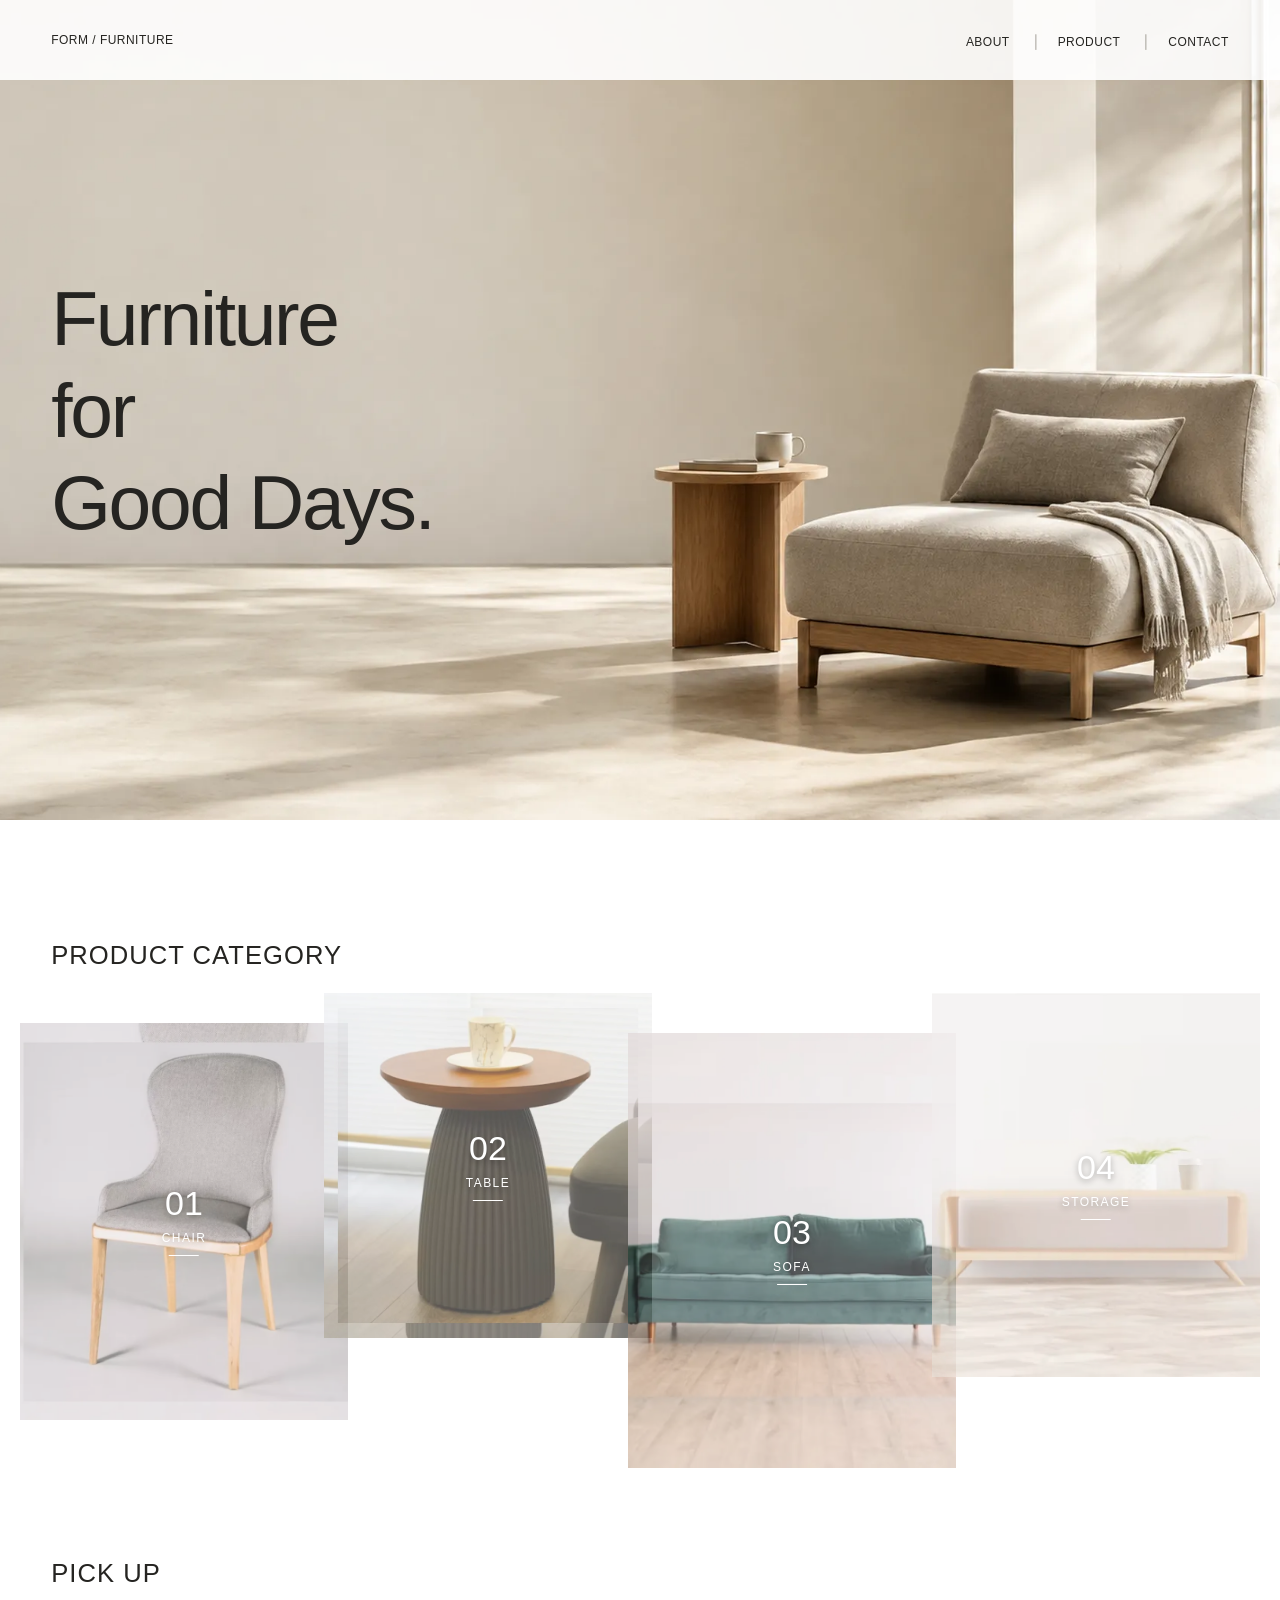
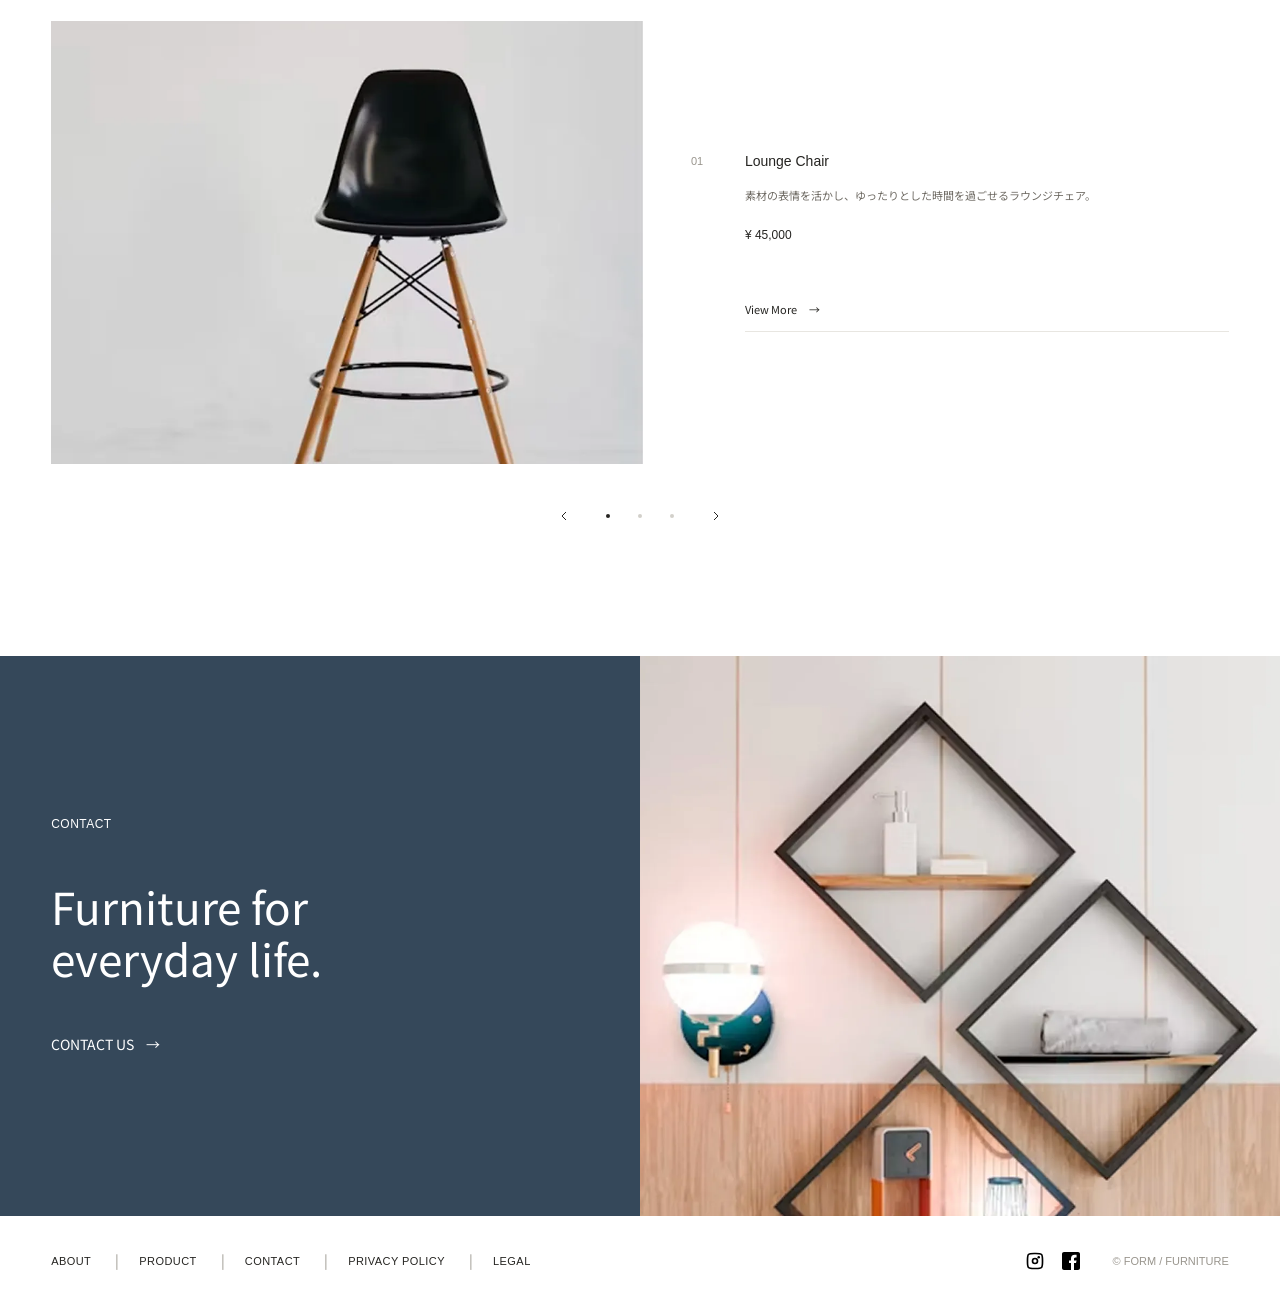
<file: index.html>
<!doctype html>
<html lang="ja">
  <head>
    <!-- ==== Basic ==== -->
    <meta charset="UTF-8" />
    <meta name="viewport" content="width=device-width, initial-scale=1.0" />

    <!-- ==== SEO ==== -->
    <title>FORM｜FURNITURE</title>
    <meta
      name="description"
      content="FORM / FURNITUREは、暮らしに寄り添う家具を提案する家具ブランドです。素材やかたちにこだわった家具を通して、心地よい空間をつくります。"
    />
    <link rel="canonical" href="https://form-furniture-ivory.vercel.app/" />

    <!-- Google Fonts -->
    <link rel="preconnect" href="https://fonts.googleapis.com" />
    <link rel="preconnect" href="https://fonts.gstatic.com" crossorigin />
    <link
      href="https://fonts.googleapis.com/css2?family=Noto+Sans+JP:wght@100..900&display=swap"
      rel="stylesheet"
    />

    <!-- ==== OGP ==== -->
    <meta property="og:site_name" content="FORM｜FURNITURE" />
    <meta property="og:title" content="FORM｜FURNITURE" />
    <meta
      property="og:description"
      content="FORM / FURNITUREは、暮らしに寄り添う家具を提案する家具ブランドです。素材やかたちにこだわった家具を通して、心地よい空間をつくります。"
    />
    <meta property="og:type" content="website" />
    <meta
      property="og:url"
      content="https://form-furniture-ivory.vercel.app/"
    />
    <meta
      property="og:image"
      content="https://form-furniture-ivory.vercel.app/assets/ogp/ogp.png"
    />
    <meta property="og:locale" content="ja_JP" />

    <!-- ==== Icons ==== -->
    <link rel="icon" href="/assets/favicon/favicon.svg" type="image/svg+xml" />

    <!-- ==== CSS ==== -->
    <link rel="stylesheet" href="/css/common.css" />
    <link rel="stylesheet" href="/css/index.css" />
  </head>

  <body>
    <header class="header">
      <a href="/index.html" class="logo">FORM / FURNITURE</a>

      <button
        class="drawerButton"
        aria-label="メニュー"
        aria-expanded="false"
        aria-controls="headerMenu"
      >
        <span></span>
        <span></span>
        <span></span>
      </button>

      <nav class="headerNav" id="headerMenu">
        <ul class="headerNavList">
          <li>
            <a href="/about.html">ABOUT</a>
          </li>

          <li>
            <a href="/product.html">PRODUCT</a>
          </li>

          <li>
            <a href="/contact.html">CONTACT</a>
          </li>
        </ul>
      </nav>
    </header>

    <div class="drawerOverlay"></div>

    <main>
      <section class="hero">
        <div class="heroImg visual">
          <img src="/assets/img/hero.webp" alt="" />
        </div>

        <h1 class="heroTitle">
          Furniture
          <br />
          for
          <br />
          Good Days.
        </h1>
      </section>

      <section class="productCategory">
        <div class="sectionHeader">
          <h2>PRODUCT CATEGORY</h2>
        </div>

        <ul class="categoryList">
          <li>
            <a href="/product.html?category=chair" class="categoryCard visual">
              <img src="/assets/img/categoryChair.webp" alt="" />

              <div class="categoryInfo">
                <span class="categoryNumber">01</span>
                <span class="categoryName">CHAIR</span>
              </div>
            </a>
          </li>

          <li>
            <a href="/product.html?category=table" class="categoryCard visual">
              <img src="/assets/img/categoryTable.webp" alt="" />

              <div class="categoryInfo">
                <span class="categoryNumber">02</span>
                <span class="categoryName">TABLE</span>
              </div>
            </a>
          </li>

          <li>
            <a href="/product.html?category=sofa" class="categoryCard visual">
              <img src="/assets/img/categorySofa.webp" alt="" />

              <div class="categoryInfo">
                <span class="categoryNumber">03</span>
                <span class="categoryName">SOFA</span>
              </div>
            </a>
          </li>

          <li>
            <a
              href="/product.html?category=storage"
              class="categoryCard visual"
            >
              <img src="/assets/img/categoryStorage.webp" alt="" />

              <div class="categoryInfo">
                <span class="categoryNumber">04</span>
                <span class="categoryName">STORAGE</span>
              </div>
            </a>
          </li>
        </ul>
      </section>

      <section class="pickup">
        <div class="sectionHeader">
          <h2>PICK UP</h2>
        </div>

        <div class="pickupSlider">
          <div class="pickupList"></div>

          <div class="pickupNavigation">
            <button
              class="pickupArrow pickupPrev"
              type="button"
              aria-label="前の商品"
            >
              <svg
                viewBox="0 0 24 24"
                fill="none"
                stroke="currentColor"
                stroke-width="1.5"
                aria-hidden="true"
              >
                <path d="M15 18 9 12l6-6" />
              </svg>
            </button>

            <div class="pickupDots"></div>

            <button
              class="pickupArrow pickupNext"
              type="button"
              aria-label="次の商品"
            >
              <svg
                viewBox="0 0 24 24"
                fill="none"
                stroke="currentColor"
                stroke-width="1.5"
                aria-hidden="true"
              >
                <path d="m9 18 6-6-6-6" />
              </svg>
            </button>
          </div>
        </div>
      </section>

      <section class="contactCta">
        <div class="contactCtaContent">
          <h2 class="contactCtaLabel">CONTACT</h2>

          <p class="contactCtaTitle">
            Furniture for
            <br />
            everyday life.
          </p>

          <a href="/contact.html" class="textLink">CONTACT US</a>
        </div>

        <div class="contactImg visual">
          <img src="/assets/img/contact.webp" alt="" />
        </div>
      </section>
    </main>

    <footer class="footer">
      <nav class="footerNav">
        <ul class="footerNavList">
          <li>
            <a href="/about.html">ABOUT</a>
          </li>

          <li>
            <a href="/product.html">PRODUCT</a>
          </li>

          <li>
            <a href="/contact.html">CONTACT</a>
          </li>

          <li>
            <a href="/privacypolicy.html">PRIVACY POLICY</a>
          </li>

          <li>
            <a href="/legal.html">LEGAL</a>
          </li>
        </ul>
      </nav>

      <ul class="socialList">
        <li>
          <a
            href="https://www.instagram.com/"
            target="_blank"
            rel="noopener noreferrer"
            aria-label="Instagram"
          >
            <img src="/assets/icon/instagram.svg" alt="" />
          </a>
        </li>

        <li>
          <a
            href="https://www.facebook.com/"
            target="_blank"
            rel="noopener noreferrer"
            aria-label="Facebook"
          >
            <img src="/assets/icon/facebook.svg" alt="" />
          </a>
        </li>
      </ul>

      <small class="copyright">© FORM / FURNITURE</small>
    </footer>

    <script src="/js/common.js"></script>
    <script src="/js/products.js"></script>
    <script src="/js/index.js"></script>
  </body>
</html>
</file>
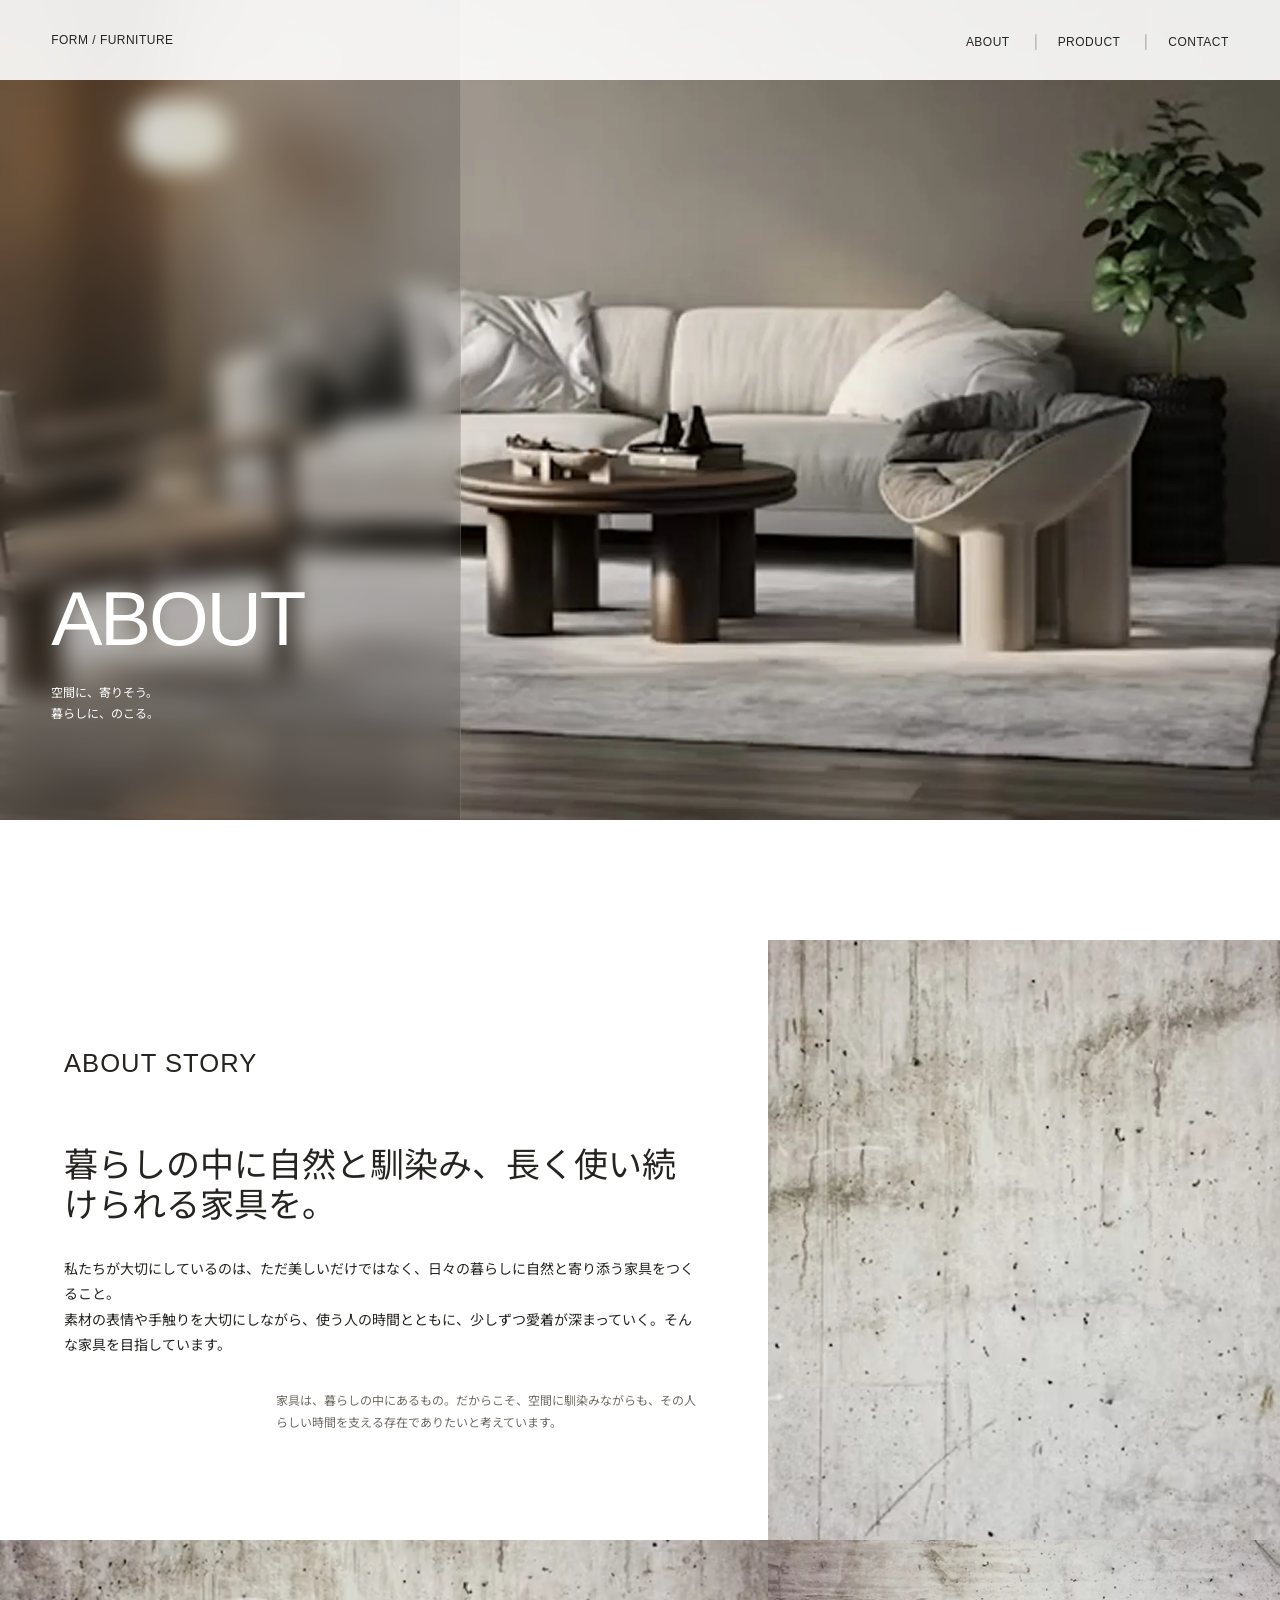
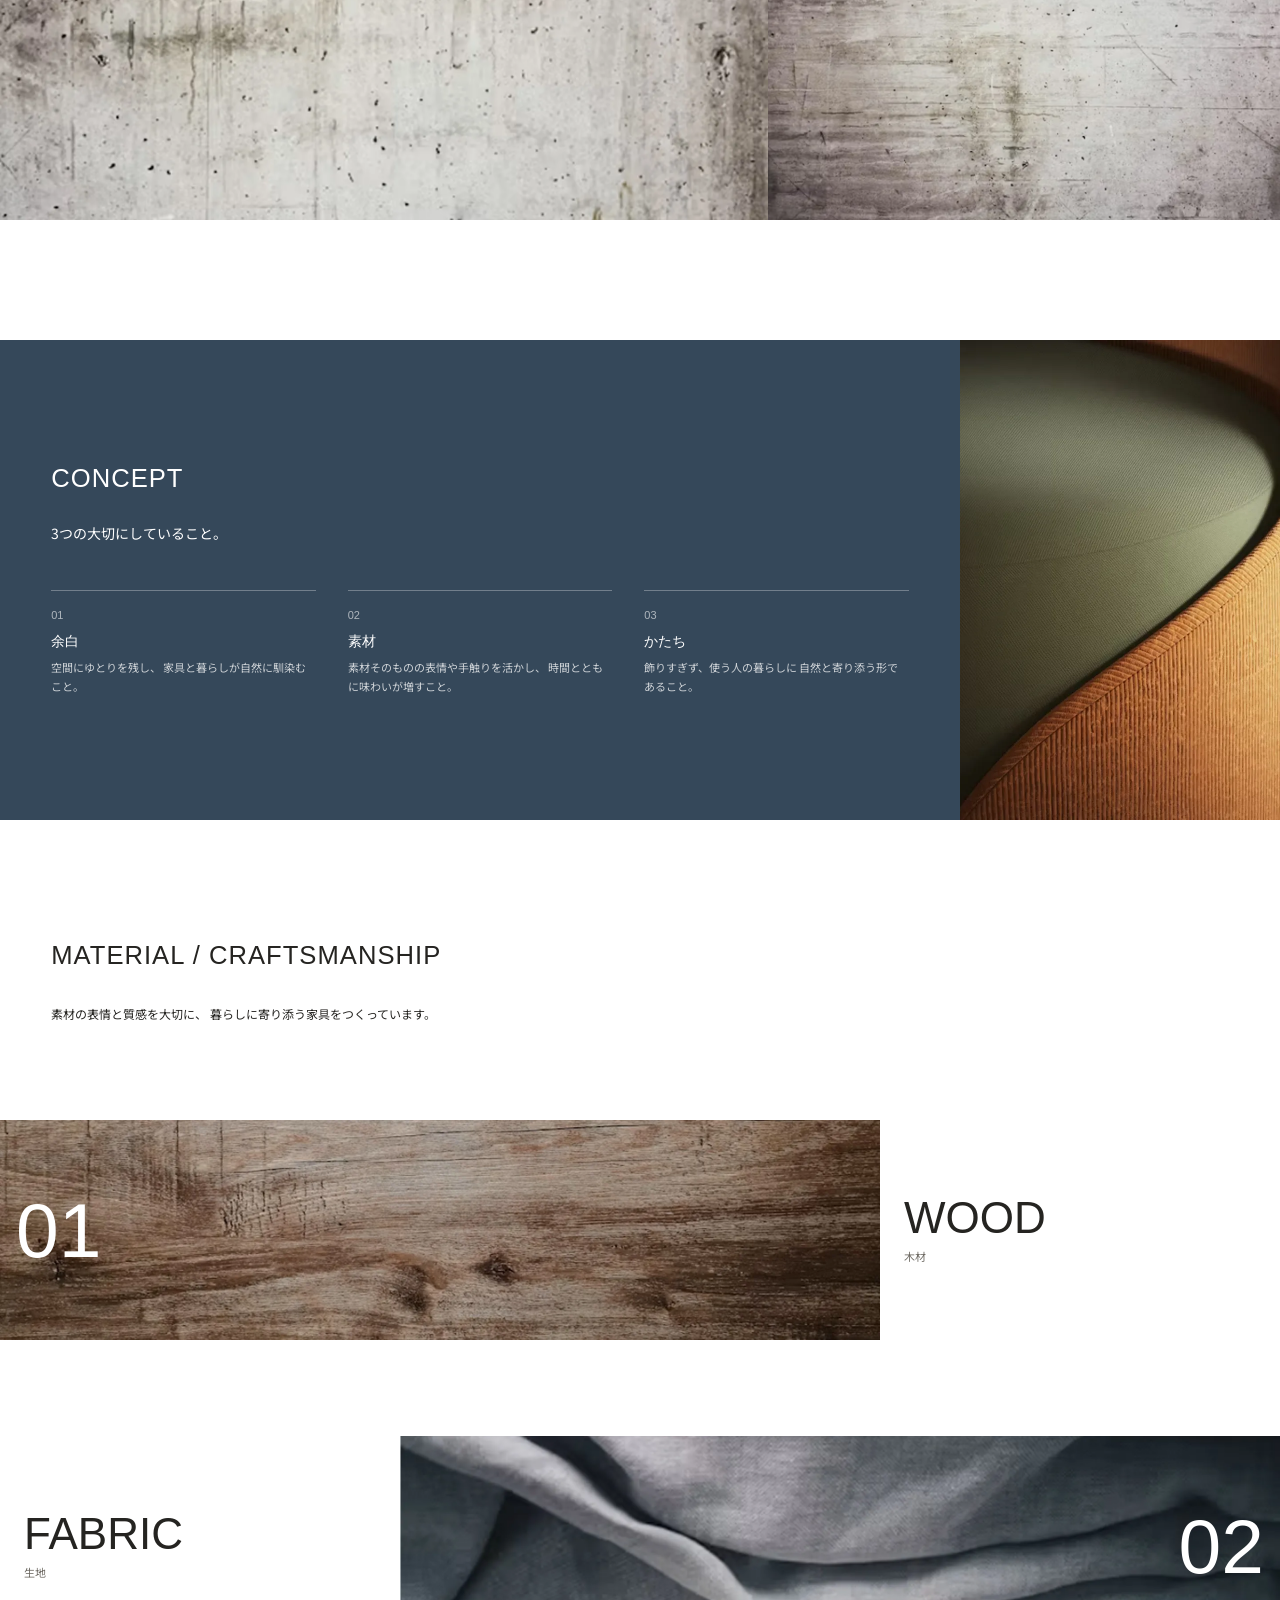
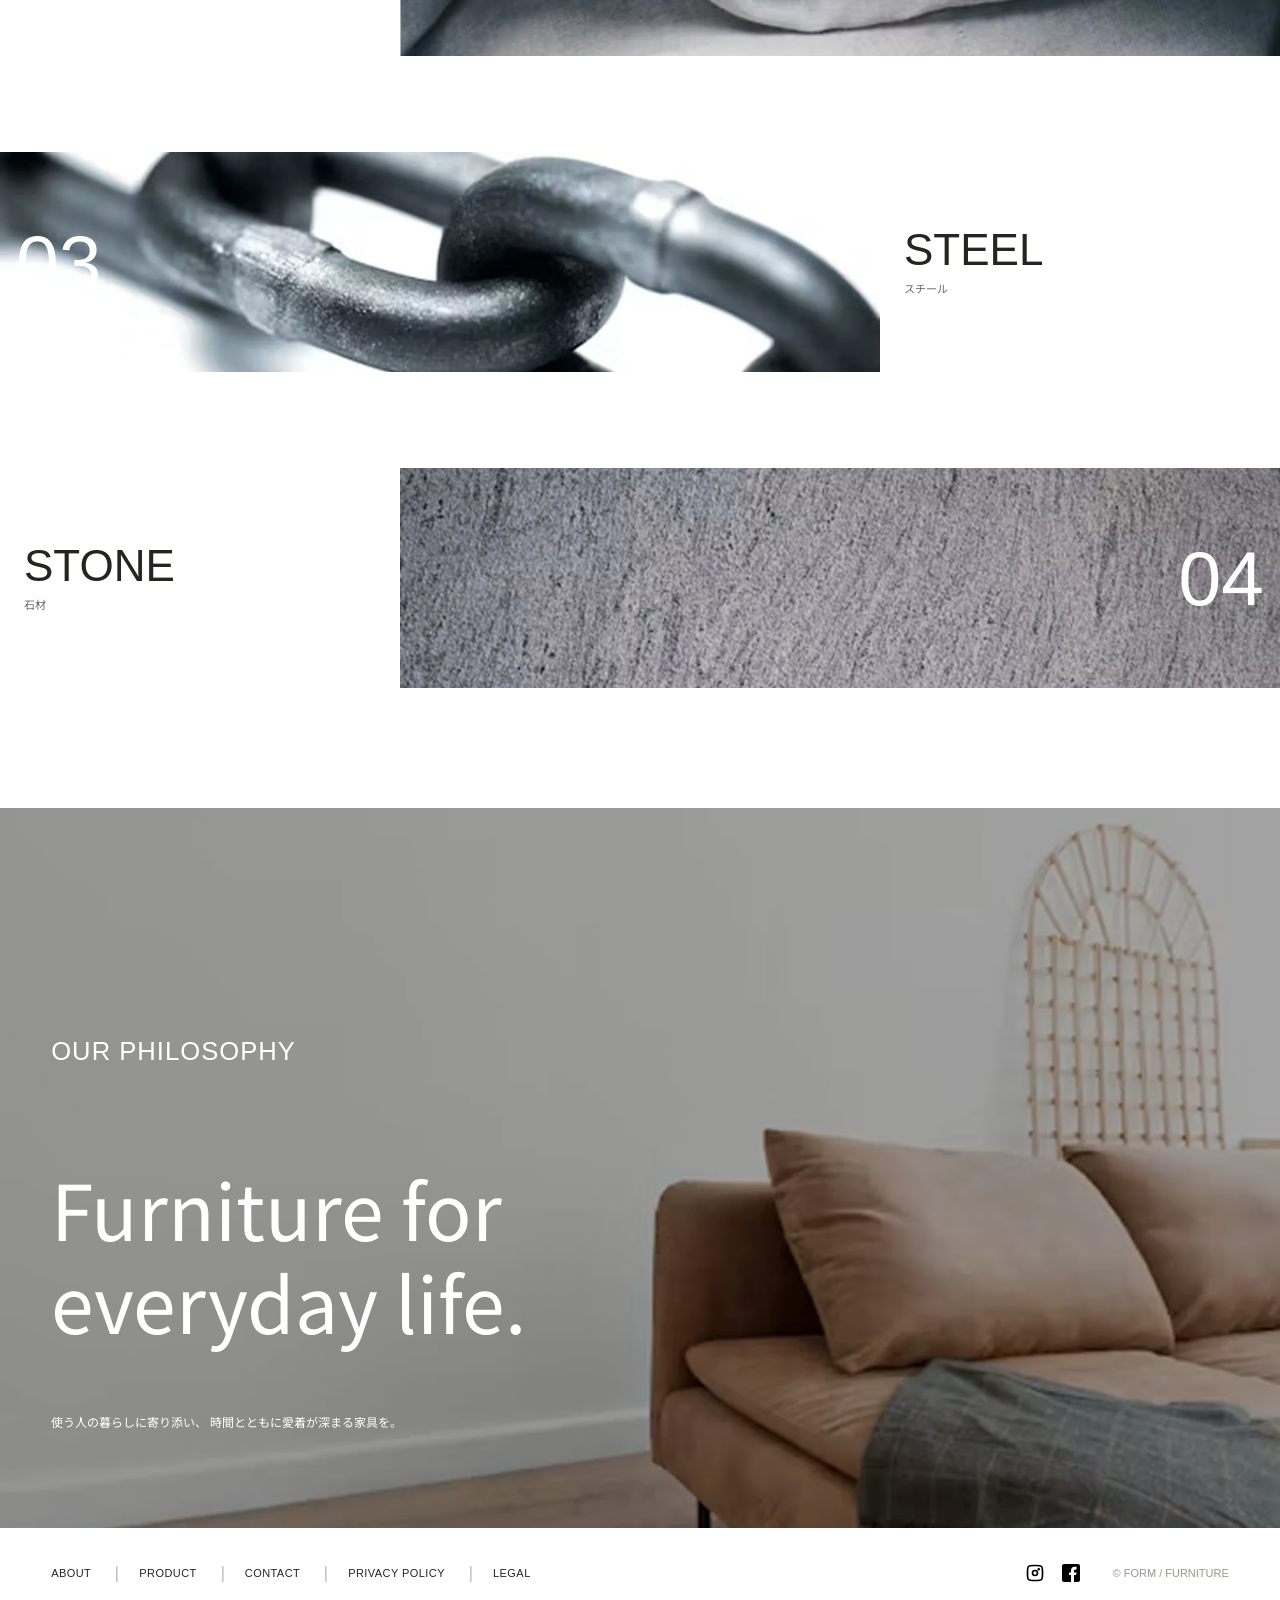
<file: about.html>
<!doctype html>
<html lang="ja">
  <head>
    <!-- ==== Basic ==== -->
    <meta charset="UTF-8" />
    <meta name="viewport" content="width=device-width, initial-scale=1.0" />

    <!-- ==== SEO ==== -->
    <title>About | FORM / FURNITURE</title>
    <meta
      name="description"
      content="FORM / FURNITUREについて。素材やかたち、使い心地に向き合い、暮らしの中で長く愛される家具を提案しています。"
    />
    <link
      rel="canonical"
      href="https://form-furniture-ivory.vercel.app/about.html"
    />

    <!-- Google Fonts -->
    <link rel="preconnect" href="https://fonts.googleapis.com" />
    <link rel="preconnect" href="https://fonts.gstatic.com" crossorigin />
    <link
      href="https://fonts.googleapis.com/css2?family=Noto+Sans+JP:wght@100..900&display=swap"
      rel="stylesheet"
    />

    <!-- ==== OGP ==== -->
    <meta property="og:site_name" content="FORM｜FURNITURE" />
    <meta property="og:title" content="About | FORM / FURNITURE" />
    <meta
      property="og:description"
      content="FORM / FURNITUREについて。素材やかたち、使い心地に向き合い、暮らしの中で長く愛される家具を提案しています。"
    />
    <meta property="og:type" content="website" />
    <meta
      property="og:url"
      content="https://form-furniture-ivory.vercel.app/about.html"
    />
    <meta
      property="og:image"
      content="https://form-furniture-ivory.vercel.app/assets/ogp/ogp.png"
    />
    <meta property="og:locale" content="ja_JP" />

    <!-- ==== Icons ==== -->
    <link rel="icon" href="/assets/favicon/favicon.svg" type="image/svg+xml" />

    <!-- ==== CSS ==== -->
    <link rel="stylesheet" href="/css/common.css" />
    <link rel="stylesheet" href="/css/about.css" />
  </head>

  <body>
    <header class="header">
      <a href="/index.html" class="logo">FORM / FURNITURE</a>

      <button
        class="drawerButton"
        aria-label="メニュー"
        aria-expanded="false"
        aria-controls="headerMenu"
      >
        <span></span>
        <span></span>
        <span></span>
      </button>

      <nav class="headerNav" id="headerMenu">
        <ul class="headerNavList">
          <li>
            <a href="/about.html">ABOUT</a>
          </li>

          <li>
            <a href="/product.html">PRODUCT</a>
          </li>

          <li>
            <a href="/contact.html">CONTACT</a>
          </li>
        </ul>
      </nav>
    </header>

    <div class="drawerOverlay"></div>

    <main class="about">
      <!-- Hero -->
      <section class="aboutHero">
        <div class="aboutHeroImg visual">
          <img src="/assets/img/aboutHero.webp" alt="" />
        </div>

        <div class="aboutHeroContent">
          <h1 class="aboutHeroTitle">ABOUT</h1>

          <p class="aboutHeroLead">
            空間に、寄りそう。
            <br />
            暮らしに、のこる。
          </p>
        </div>
      </section>

      <!-- Brand Story -->
      <section class="brandStory">
        <div class="brandStoryContent">
          <div class="sectionHeader">
            <h2>ABOUT STORY</h2>
          </div>

          <p>暮らしの中に自然と馴染み、長く使い続けられる家具を。</p>

          <p>
            私たちが大切にしているのは、ただ美しいだけではなく、日々の暮らしに自然と寄り添う家具をつくること。
            <br />
            素材の表情や手触りを大切にしながら、使う人の時間とともに、少しずつ愛着が深まっていく。そんな家具を目指しています。
          </p>

          <p>
            家具は、暮らしの中にあるもの。だからこそ、空間に馴染みながらも、その人らしい時間を支える存在でありたいと考えています。
          </p>
        </div>

        <div class="brandStoryImg brandStoryImg01 visual">
          <img src="/assets/img/aboutStoryVertical.webp" alt="" />
        </div>

        <div class="brandStoryImg brandStoryImg02 visual">
          <img src="/assets/img/aboutStoryVertical.webp" alt="" />
        </div>

        <div class="brandStoryImg brandStoryImg03 visual">
          <img src="/assets/img/aboutStoryHorizontal.webp" alt="" />
        </div>
      </section>

      <!-- Concept -->
      <section class="concept">
        <div class="conceptContent">
          <div class="sectionHeader">
            <h2>CONCEPT</h2>
          </div>

          <p class="conceptTitle">3つの大切にしていること。</p>

          <ul class="conceptList">
            <li class="conceptItem">
              <span class="conceptNumber">01</span>
              <h3 class="conceptName">余白</h3>

              <p class="conceptText">
                空間にゆとりを残し、 家具と暮らしが自然に馴染むこと。
              </p>
            </li>

            <li class="conceptItem">
              <span class="conceptNumber">02</span>
              <h3 class="conceptName">素材</h3>

              <p class="conceptText">
                素材そのものの表情や手触りを活かし、
                時間とともに味わいが増すこと。
              </p>
            </li>

            <li class="conceptItem">
              <span class="conceptNumber">03</span>
              <h3 class="conceptName">かたち</h3>

              <p class="conceptText">
                飾りすぎず、使う人の暮らしに 自然と寄り添う形であること。
              </p>
            </li>
          </ul>
        </div>

        <div class="conceptImg visual">
          <img src="/assets/img/aboutConsept.webp" alt="" />
        </div>
      </section>

      <!-- Material / Craftsmanship -->
      <section class="material">
        <div class="sectionHeader">
          <h2>MATERIAL / CRAFTSMANSHIP</h2>
        </div>

        <p class="materialLead">
          素材の表情と質感を大切に、 暮らしに寄り添う家具をつくっています。
        </p>

        <ul class="materialList">
          <li class="materialItem">
            <span class="materialNumber">01</span>

            <div class="materialName">
              <span class="materialNameEn">WOOD</span>
              <span class="materialNameJa">木材</span>
            </div>

            <div class="materialImg visual">
              <img src="/assets/img/aboutWood.webp" alt="" />
            </div>
          </li>

          <li class="materialItem">
            <span class="materialNumber">02</span>

            <div class="materialName">
              <span class="materialNameEn">FABRIC</span>
              <span class="materialNameJa">生地</span>
            </div>

            <div class="materialImg visual">
              <img src="/assets/img/aboutFabric.webp" alt="" />
            </div>
          </li>

          <li class="materialItem">
            <span class="materialNumber">03</span>

            <div class="materialName">
              <span class="materialNameEn">STEEL</span>
              <span class="materialNameJa">スチール</span>
            </div>

            <div class="materialImg visual">
              <img src="/assets/img/aboutSteel.webp" alt="" />
            </div>
          </li>

          <li class="materialItem">
            <span class="materialNumber">04</span>

            <div class="materialName">
              <span class="materialNameEn">STONE</span>
              <span class="materialNameJa">石材</span>
            </div>

            <div class="materialImg visual">
              <img src="/assets/img/aboutStone.webp" alt="" />
            </div>
          </li>
        </ul>
      </section>

      <!-- Brand Philosophy -->
      <section class="brandPhilosophy">
        <div class="brandPhilosophyContent">
          <div class="sectionHeader">
            <h2>OUR PHILOSOPHY</h2>
          </div>

          <p class="brandPhilosophyTitle">
            Furniture for
            <br />
            everyday life.
          </p>

          <p class="brandPhilosophyText">
            使う人の暮らしに寄り添い、 時間とともに愛着が深まる家具を。
          </p>
        </div>
      </section>
    </main>

    <footer class="footer">
      <nav class="footerNav">
        <ul class="footerNavList">
          <li>
            <a href="/about.html">ABOUT</a>
          </li>

          <li>
            <a href="/product.html">PRODUCT</a>
          </li>

          <li>
            <a href="/contact.html">CONTACT</a>
          </li>

          <li>
            <a href="/privacypolicy.html">PRIVACY POLICY</a>
          </li>

          <li>
            <a href="/legal.html">LEGAL</a>
          </li>
        </ul>
      </nav>

      <ul class="socialList">
        <li>
          <a
            href="https://www.instagram.com/"
            target="_blank"
            rel="noopener noreferrer"
            aria-label="Instagram"
          >
            <img src="/assets/icon/instagram.svg" alt="" />
          </a>
        </li>

        <li>
          <a
            href="https://www.facebook.com/"
            target="_blank"
            rel="noopener noreferrer"
            aria-label="Facebook"
          >
            <img src="/assets/icon/facebook.svg" alt="" />
          </a>
        </li>
      </ul>

      <small class="copyright">© FORM / FURNITURE</small>
    </footer>

    <script src="/js/common.js"></script>
  </body>
</html>
</file>
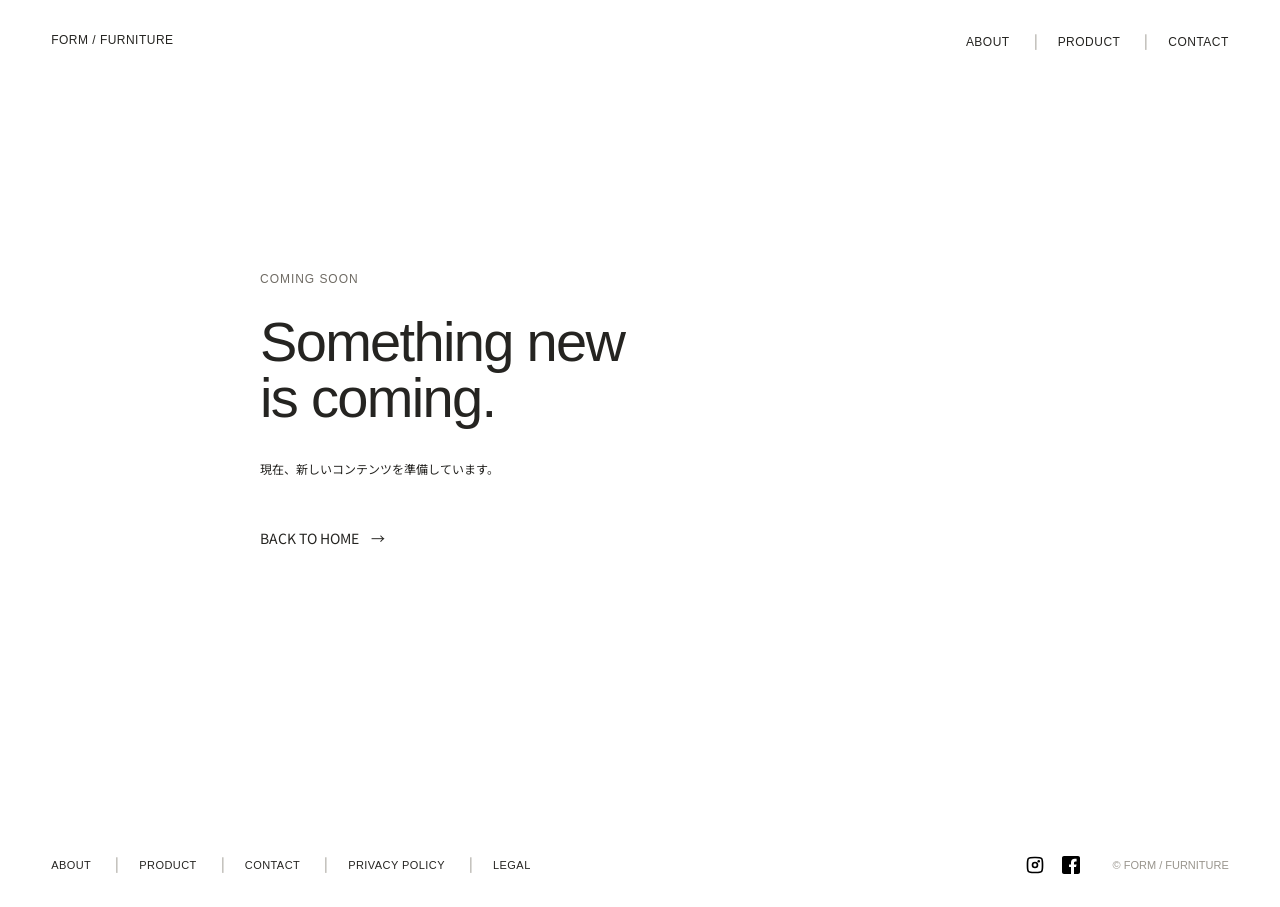
<file: comingsoon.html>
<!doctype html>
<html lang="ja">
  <head>
    <!-- ==== Basic ==== -->
    <meta charset="UTF-8" />
    <meta name="viewport" content="width=device-width, initial-scale=1.0" />

    <!-- ==== SEO ==== -->
    <title>Coming Soon | FORM / FURNITURE</title>
    <meta name="robots" content="noindex, nofollow" />

    <!-- Google Fonts -->
    <link rel="preconnect" href="https://fonts.googleapis.com" />
    <link rel="preconnect" href="https://fonts.gstatic.com" crossorigin />
    <link
      href="https://fonts.googleapis.com/css2?family=Noto+Sans+JP:wght@100..900&display=swap"
      rel="stylesheet"
    />

    <!-- ==== Icons ==== -->
    <link rel="icon" href="/assets/favicon/favicon.svg" type="image/svg+xml" />

    <!-- ==== CSS ==== -->
    <link rel="stylesheet" href="/css/common.css" />
    <link rel="stylesheet" href="/css/other.css" />
  </head>

  <body>
    <header class="header">
      <a href="/index.html" class="logo">FORM / FURNITURE</a>

      <button
        class="drawerButton"
        aria-label="メニュー"
        aria-expanded="false"
        aria-controls="headerMenu"
      >
        <span></span>
        <span></span>
        <span></span>
      </button>

      <nav class="headerNav" id="headerMenu">
        <ul class="headerNavList">
          <li>
            <a href="/about.html">ABOUT</a>
          </li>

          <li>
            <a href="/product.html">PRODUCT</a>
          </li>

          <li>
            <a href="/contact.html">CONTACT</a>
          </li>
        </ul>
      </nav>
    </header>

    <div class="drawerOverlay"></div>

    <main class="otherPage">
      <section class="otherPageContent">
        <span class="otherPageNumber">COMING SOON</span>

        <h1 class="otherPageTitle">
          Something new
          <br />
          is coming.
        </h1>

        <p class="otherPageText">現在、新しいコンテンツを準備しています。</p>

        <a href="/index.html" class="textLink">BACK TO HOME</a>
      </section>
    </main>

    <footer class="footer">
      <nav class="footerNav">
        <ul class="footerNavList">
          <li>
            <a href="/about.html">ABOUT</a>
          </li>

          <li>
            <a href="/product.html">PRODUCT</a>
          </li>

          <li>
            <a href="/contact.html">CONTACT</a>
          </li>

          <li>
            <a href="/privacypolicy.html">PRIVACY POLICY</a>
          </li>

          <li>
            <a href="/legal.html">LEGAL</a>
          </li>
        </ul>
      </nav>

      <ul class="socialList">
        <li>
          <a
            href="https://www.instagram.com/"
            target="_blank"
            rel="noopener noreferrer"
            aria-label="Instagram"
          >
            <img src="/assets/icon/instagram.svg" alt="" />
          </a>
        </li>

        <li>
          <a
            href="https://www.facebook.com/"
            target="_blank"
            rel="noopener noreferrer"
            aria-label="Facebook"
          >
            <img src="/assets/icon/facebook.svg" alt="" />
          </a>
        </li>
      </ul>

      <small class="copyright">© FORM / FURNITURE</small>
    </footer>

    <script src="/js/common.js"></script>
  </body>
</html>
</file>
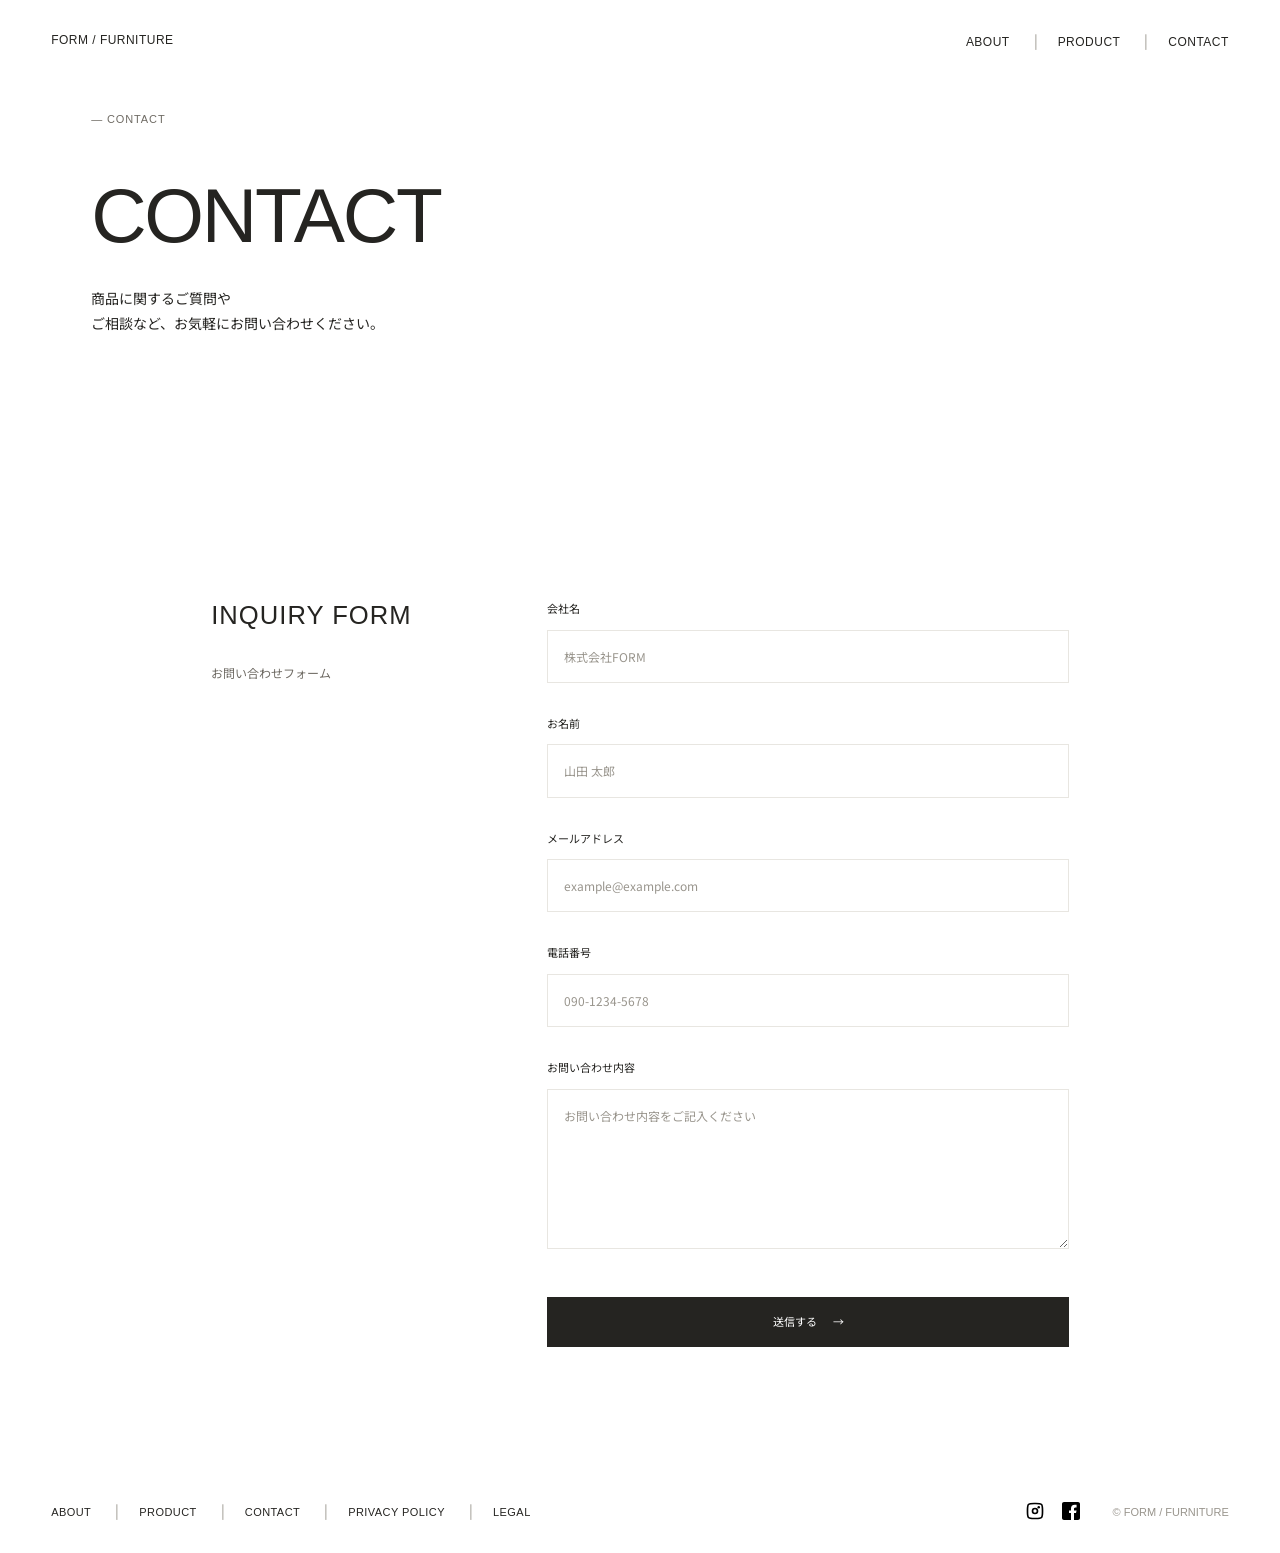
<file: contact.html>
<!doctype html>
<html lang="ja">
  <head>
    <!-- ==== Basic ==== -->
    <meta charset="UTF-8" />
    <meta name="viewport" content="width=device-width, initial-scale=1.0" />

    <!-- ==== SEO ==== -->
    <title>FORM｜FURNITURE</title>
    <meta
      name="description"
      content="FORM / FURNITUREへのお問い合わせはこちら。商品に関するご質問やご相談など、お気軽にお問い合わせください。"
    />
    <link
      rel="canonical"
      href="https://form-furniture-ivory.vercel.app/contact.html"
    />

    <!-- Google Fonts -->
    <link rel="preconnect" href="https://fonts.googleapis.com" />
    <link rel="preconnect" href="https://fonts.gstatic.com" crossorigin />
    <link
      href="https://fonts.googleapis.com/css2?family=Noto+Sans+JP:wght@100..900&display=swap"
      rel="stylesheet"
    />

    <!-- ==== OGP ==== -->
    <meta property="og:site_name" content="FORM｜FURNITURE" />
    <meta property="og:title" content="FORM｜FURNITURE" />
    <meta
      property="og:description"
      content="FORM / FURNITUREへのお問い合わせはこちら。商品に関するご質問やご相談など、お気軽にお問い合わせください。"
    />
    <meta property="og:type" content="website" />
    <meta
      property="og:url"
      content="https://form-furniture-ivory.vercel.app/contact.html"
    />
    <meta
      property="og:image"
      content="https://form-furniture-ivory.vercel.app/assets/ogp/ogp.png"
    />
    <meta property="og:locale" content="ja_JP" />

    <!-- ==== Icons ==== -->
    <link rel="icon" href="/assets/favicon/favicon.svg" type="image/svg+xml" />

    <!-- ==== CSS ==== -->
    <link rel="stylesheet" href="/css/common.css" />
    <link rel="stylesheet" href="/css/contact.css" />
  </head>

  <body>
    <header class="header">
      <a href="/index.html" class="logo">FORM / FURNITURE</a>

      <button
        class="drawerButton"
        aria-label="メニュー"
        aria-expanded="false"
        aria-controls="headerMenu"
      >
        <span></span>
        <span></span>
        <span></span>
      </button>

      <nav class="headerNav" id="headerMenu">
        <ul class="headerNavList">
          <li>
            <a href="/about.html">ABOUT</a>
          </li>

          <li>
            <a href="/product.html">PRODUCT</a>
          </li>

          <li>
            <a href="/contact.html">CONTACT</a>
          </li>
        </ul>
      </nav>
    </header>

    <div class="drawerOverlay"></div>

    <main>
      <section class="pageHero">
        <div class="pageHeroContent">
          <p class="pageHeroMeta">— CONTACT</p>

          <h1 class="pageHeroTitle">CONTACT</h1>

          <p class="pageHeroLead">
            商品に関するご質問や
            <br />
            ご相談など、お気軽にお問い合わせください。
          </p>
        </div>
      </section>

      <section class="contactForm">
        <div class="contactFormInner">
          <div class="contactFormHeader">
            <div class="sectionHeader">
              <h2>INQUIRY FORM</h2>
            </div>

            <p class="contactFormLead">お問い合わせフォーム</p>
          </div>

          <form class="contactFormBody">
            <div class="formField">
              <label for="company">会社名</label>
              <input
                type="text"
                id="company"
                name="company"
                placeholder="株式会社FORM"
              />
            </div>

            <div class="formField">
              <label for="name">お名前</label>
              <input
                type="text"
                id="name"
                name="name"
                placeholder="山田 太郎"
                required
              />
            </div>

            <div class="formField">
              <label for="email">メールアドレス</label>
              <input
                type="email"
                id="email"
                name="email"
                placeholder="example@example.com"
                required
              />
            </div>

            <div class="formField">
              <label for="tel">電話番号</label>
              <input
                type="tel"
                id="tel"
                name="tel"
                placeholder="090-1234-5678"
              />
            </div>

            <div class="formField">
              <label for="message">お問い合わせ内容</label>
              <textarea
                id="message"
                name="message"
                rows="6"
                placeholder="お問い合わせ内容をご記入ください"
                required
              ></textarea>
            </div>

            <button type="submit" class="formSubmit">
              送信する
              <span>→</span>
            </button>
          </form>
        </div>
      </section>
    </main>

    <footer class="footer">
      <nav class="footerNav">
        <ul class="footerNavList">
          <li>
            <a href="/about.html">ABOUT</a>
          </li>

          <li>
            <a href="/product.html">PRODUCT</a>
          </li>

          <li>
            <a href="/contact.html">CONTACT</a>
          </li>

          <li>
            <a href="/privacypolicy.html">PRIVACY POLICY</a>
          </li>

          <li>
            <a href="/legal.html">LEGAL</a>
          </li>
        </ul>
      </nav>

      <ul class="socialList">
        <li>
          <a
            href="https://www.instagram.com/"
            target="_blank"
            rel="noopener noreferrer"
            aria-label="Instagram"
          >
            <img src="/assets/icon/instagram.svg" alt="" />
          </a>
        </li>

        <li>
          <a
            href="https://www.facebook.com/"
            target="_blank"
            rel="noopener noreferrer"
            aria-label="Facebook"
          >
            <img src="/assets/icon/facebook.svg" alt="" />
          </a>
        </li>
      </ul>

      <small class="copyright">© FORM / FURNITURE</small>
    </footer>

    <script src="/js/common.js"></script>
    <script src="/js/contact.js"></script>
  </body>
</html>
</file>
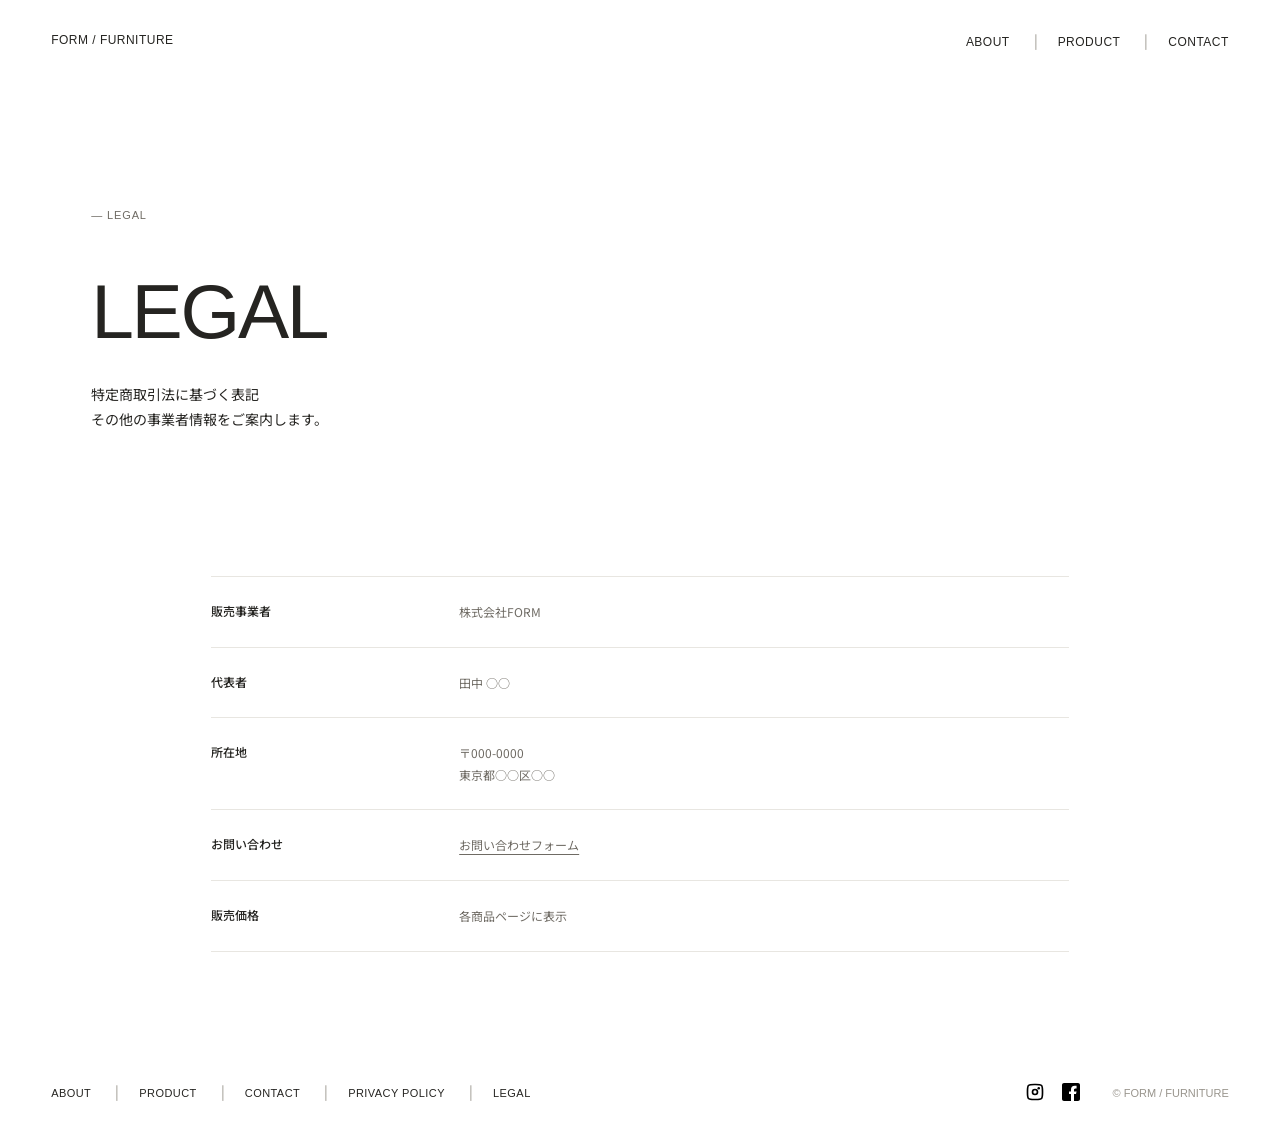
<file: legal.html>
<!doctype html>
<html lang="ja">
  <head>
    <!-- ==== Basic ==== -->
    <meta charset="UTF-8" />
    <meta name="viewport" content="width=device-width, initial-scale=1.0" />

    <!-- ==== SEO ==== -->
    <title>Legal | FORM / FURNITURE</title>
    <meta
      name="description"
      content="FORM / FURNITUREの特定商取引法に基づく表記。"
    />
    <link
      rel="canonical"
      href="https://form-furniture-ivory.vercel.app/legal.html"
    />

    <!-- Google Fonts -->
    <link rel="preconnect" href="https://fonts.googleapis.com" />
    <link rel="preconnect" href="https://fonts.gstatic.com" crossorigin />
    <link
      href="https://fonts.googleapis.com/css2?family=Noto+Sans+JP:wght@100..900&display=swap"
      rel="stylesheet"
    />

    <!-- ==== OGP ==== -->
    <meta property="og:site_name" content="FORM｜FURNITURE" />
    <meta property="og:title" content="FORM｜FURNITURE" />
    <meta
      property="og:description"
      content="FORM / FURNITUREの特定商取引法に基づく表記。"
    />
    <meta property="og:type" content="website" />
    <meta
      property="og:url"
      content="https://form-furniture-ivory.vercel.app/legal.html"
    />
    <meta
      property="og:image"
      content="https://form-furniture-ivory.vercel.app/assets/ogp/ogp.png"
    />
    <meta property="og:locale" content="ja_JP" />

    <!-- ==== Icons ==== -->
    <link rel="icon" href="/assets/favicon/favicon.svg" type="image/svg+xml" />

    <!-- ==== CSS ==== -->
    <link rel="stylesheet" href="/css/common.css" />
    <link rel="stylesheet" href="/css/other.css" />
  </head>

  <body>
    <header class="header">
      <a href="/index.html" class="logo">FORM / FURNITURE</a>

      <button
        class="drawerButton"
        aria-label="メニュー"
        aria-expanded="false"
        aria-controls="headerMenu"
      >
        <span></span>
        <span></span>
        <span></span>
      </button>

      <nav class="headerNav" id="headerMenu">
        <ul class="headerNavList">
          <li>
            <a href="/about.html">ABOUT</a>
          </li>

          <li>
            <a href="/product.html">PRODUCT</a>
          </li>

          <li>
            <a href="/contact.html">CONTACT</a>
          </li>
        </ul>
      </nav>
    </header>

    <div class="drawerOverlay"></div>

    <main class="legalPage">
      <section class="pageHero">
        <div class="pageHeroContent">
          <p class="pageHeroMeta">— LEGAL</p>

          <h1 class="pageHeroTitle">LEGAL</h1>

          <p class="pageHeroLead">
            特定商取引法に基づく表記
            <br />
            その他の事業者情報をご案内します。
          </p>
        </div>
      </section>

      <section class="legalPageContent">
        <dl class="legalList">
          <div class="legalItem">
            <dt>販売事業者</dt>
            <dd>株式会社FORM</dd>
          </div>

          <div class="legalItem">
            <dt>代表者</dt>
            <dd>田中 ○○</dd>
          </div>

          <div class="legalItem">
            <dt>所在地</dt>
            <dd>
              〒000-0000
              <br />
              東京都○○区○○
            </dd>
          </div>

          <div class="legalItem">
            <dt>お問い合わせ</dt>
            <dd>
              <a href="/contact.html">お問い合わせフォーム</a>
            </dd>
          </div>

          <div class="legalItem">
            <dt>販売価格</dt>
            <dd>各商品ページに表示</dd>
          </div>
        </dl>
      </section>
    </main>

    <footer class="footer">
      <nav class="footerNav">
        <ul class="footerNavList">
          <li>
            <a href="/about.html">ABOUT</a>
          </li>

          <li>
            <a href="/product.html">PRODUCT</a>
          </li>

          <li>
            <a href="/contact.html">CONTACT</a>
          </li>

          <li>
            <a href="/privacypolicy.html">PRIVACY POLICY</a>
          </li>

          <li>
            <a href="/legal.html">LEGAL</a>
          </li>
        </ul>
      </nav>

      <ul class="socialList">
        <li>
          <a
            href="https://www.instagram.com/"
            target="_blank"
            rel="noopener noreferrer"
            aria-label="Instagram"
          >
            <img src="/assets/icon/instagram.svg" alt="" />
          </a>
        </li>

        <li>
          <a
            href="https://www.facebook.com/"
            target="_blank"
            rel="noopener noreferrer"
            aria-label="Facebook"
          >
            <img src="/assets/icon/facebook.svg" alt="" />
          </a>
        </li>
      </ul>

      <small class="copyright">© FORM / FURNITURE</small>
    </footer>

    <script src="/js/common.js"></script>
  </body>
</html>
</file>
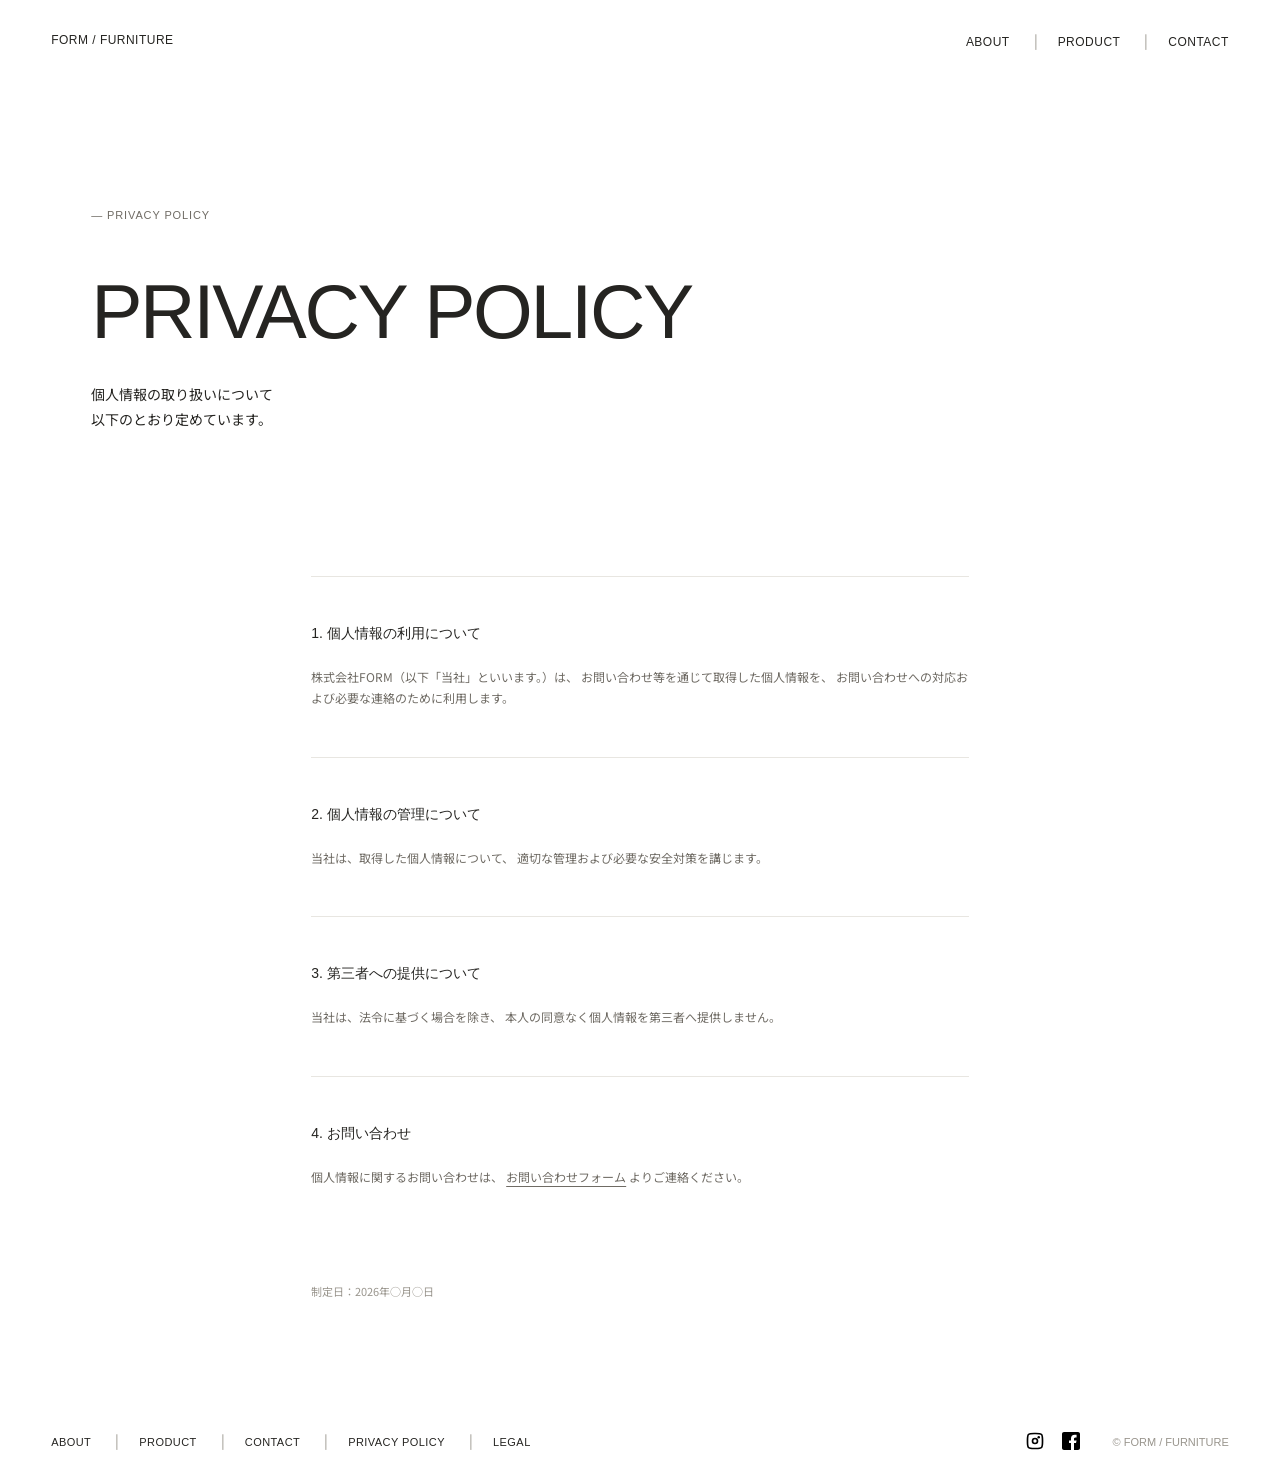
<file: privacypolicy.html>
<!doctype html>
<html lang="ja">
  <head>
    <!-- ==== Basic ==== -->
    <meta charset="UTF-8" />
    <meta name="viewport" content="width=device-width, initial-scale=1.0" />

    <!-- ==== SEO ==== -->
    <title>Privacy Policy | FORM / FURNITURE</title>
    <meta
      name="description"
      content="FORM / FURNITUREのプライバシーポリシー。"
    />
    <link
      rel="canonical"
      href="https://form-furniture-ivory.vercel.app/privacypolicy.html"
    />

    <!-- Google Fonts -->
    <link rel="preconnect" href="https://fonts.googleapis.com" />
    <link rel="preconnect" href="https://fonts.gstatic.com" crossorigin />
    <link
      href="https://fonts.googleapis.com/css2?family=Noto+Sans+JP:wght@100..900&display=swap"
      rel="stylesheet"
    />

    <!-- ==== OGP ==== -->
    <meta property="og:site_name" content="FORM｜FURNITURE" />
    <meta property="og:title" content="FORM｜FURNITURE" />
    <meta
      property="og:description"
      content="FORM / FURNITUREのプライバシーポリシー。"
    />
    <meta property="og:type" content="website" />
    <meta
      property="og:url"
      content="https://form-furniture-ivory.vercel.app/privacypolicy.html"
    />
    <meta
      property="og:image"
      content="https://form-furniture-ivory.vercel.app/assets/ogp/ogp.png"
    />
    <meta property="og:locale" content="ja_JP" />

    <!-- ==== Icons ==== -->
    <link rel="icon" href="/assets/favicon/favicon.svg" type="image/svg+xml" />

    <!-- ==== CSS ==== -->
    <link rel="stylesheet" href="/css/common.css" />
    <link rel="stylesheet" href="/css/other.css" />
  </head>

  <body>
    <header class="header">
      <a href="/index.html" class="logo">FORM / FURNITURE</a>

      <button
        class="drawerButton"
        aria-label="メニュー"
        aria-expanded="false"
        aria-controls="headerMenu"
      >
        <span></span>
        <span></span>
        <span></span>
      </button>

      <nav class="headerNav" id="headerMenu">
        <ul class="headerNavList">
          <li>
            <a href="/about.html">ABOUT</a>
          </li>

          <li>
            <a href="/product.html">PRODUCT</a>
          </li>

          <li>
            <a href="/contact.html">CONTACT</a>
          </li>
        </ul>
      </nav>
    </header>

    <div class="drawerOverlay"></div>

    <main class="privacyPage">
      <section class="pageHero">
        <div class="pageHeroContent">
          <p class="pageHeroMeta">— PRIVACY POLICY</p>

          <h1 class="pageHeroTitle">PRIVACY POLICY</h1>

          <p class="pageHeroLead">
            個人情報の取り扱いについて
            <br />
            以下のとおり定めています。
          </p>
        </div>
      </section>

      <section class="privacyPageContent">
        <div class="privacyBlock">
          <h2>1. 個人情報の利用について</h2>
          <p>
            株式会社FORM（以下「当社」といいます。）は、
            お問い合わせ等を通じて取得した個人情報を、
            お問い合わせへの対応および必要な連絡のために利用します。
          </p>
        </div>

        <div class="privacyBlock">
          <h2>2. 個人情報の管理について</h2>
          <p>
            当社は、取得した個人情報について、
            適切な管理および必要な安全対策を講じます。
          </p>
        </div>

        <div class="privacyBlock">
          <h2>3. 第三者への提供について</h2>
          <p>
            当社は、法令に基づく場合を除き、
            本人の同意なく個人情報を第三者へ提供しません。
          </p>
        </div>

        <div class="privacyBlock">
          <h2>4. お問い合わせ</h2>
          <p>
            個人情報に関するお問い合わせは、
            <a href="/contact.html">お問い合わせフォーム</a>
            よりご連絡ください。
          </p>
        </div>

        <p class="privacyDate">制定日：2026年○月○日</p>
      </section>
    </main>

    <footer class="footer">
      <nav class="footerNav">
        <ul class="footerNavList">
          <li>
            <a href="/about.html">ABOUT</a>
          </li>

          <li>
            <a href="/product.html">PRODUCT</a>
          </li>

          <li>
            <a href="/contact.html">CONTACT</a>
          </li>

          <li>
            <a href="/privacypolicy.html">PRIVACY POLICY</a>
          </li>

          <li>
            <a href="/legal.html">LEGAL</a>
          </li>
        </ul>
      </nav>

      <ul class="socialList">
        <li>
          <a
            href="https://www.instagram.com/"
            target="_blank"
            rel="noopener noreferrer"
            aria-label="Instagram"
          >
            <img src="/assets/icon/instagram.svg" alt="" />
          </a>
        </li>

        <li>
          <a
            href="https://www.facebook.com/"
            target="_blank"
            rel="noopener noreferrer"
            aria-label="Facebook"
          >
            <img src="/assets/icon/facebook.svg" alt="" />
          </a>
        </li>
      </ul>

      <small class="copyright">© FORM / FURNITURE</small>
    </footer>

    <script src="/js/common.js"></script>
  </body>
</html>
</file>
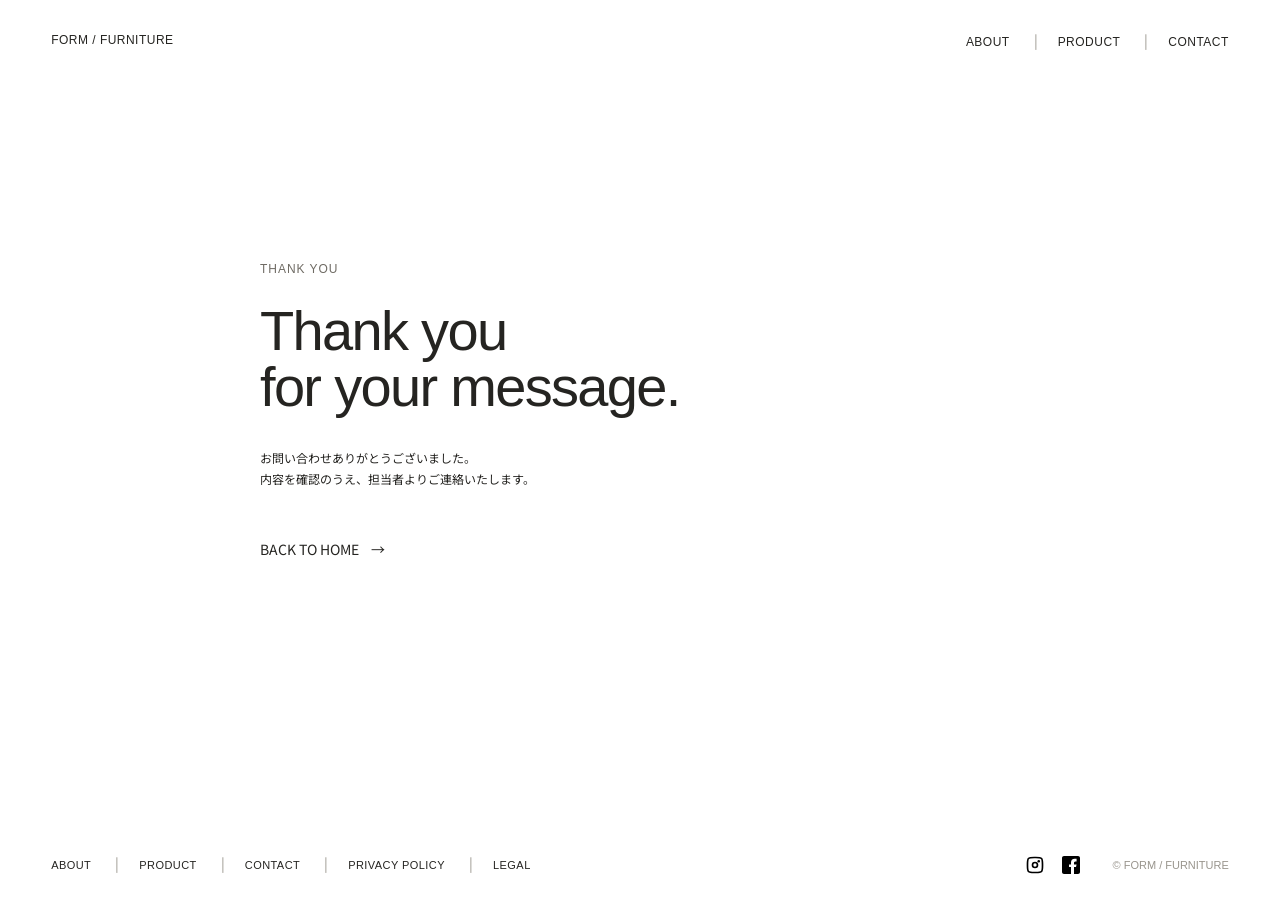
<file: thanks.html>
<!doctype html>
<html lang="ja">
  <head>
    <!-- ==== Basic ==== -->
    <meta charset="UTF-8" />
    <meta name="viewport" content="width=device-width, initial-scale=1.0" />

    <!-- ==== SEO ==== -->
    <title>Thank You | FORM / FURNITURE</title>
    <meta name="robots" content="noindex, nofollow" />

    <!-- Google Fonts -->
    <link rel="preconnect" href="https://fonts.googleapis.com" />
    <link rel="preconnect" href="https://fonts.gstatic.com" crossorigin />
    <link
      href="https://fonts.googleapis.com/css2?family=Noto+Sans+JP:wght@100..900&display=swap"
      rel="stylesheet"
    />

    <!-- ==== Icons ==== -->
    <link rel="icon" href="/assets/icon/favicon.svg" type="image/svg+xml" />

    <!-- ==== CSS ==== -->
    <link rel="stylesheet" href="/css/common.css" />
    <link rel="stylesheet" href="/css/other.css" />
  </head>

  <body>
    <header class="header">
      <a href="/index.html" class="logo">FORM / FURNITURE</a>

      <button
        class="drawerButton"
        aria-label="メニュー"
        aria-expanded="false"
        aria-controls="headerMenu"
      >
        <span></span>
        <span></span>
        <span></span>
      </button>

      <nav class="headerNav" id="headerMenu">
        <ul class="headerNavList">
          <li>
            <a href="/about.html">ABOUT</a>
          </li>

          <li>
            <a href="/product.html">PRODUCT</a>
          </li>

          <li>
            <a href="/contact.html">CONTACT</a>
          </li>
        </ul>
      </nav>
    </header>

    <div class="drawerOverlay"></div>

    <main class="otherPage">
      <section class="otherPageContent">
        <span class="otherPageNumber">THANK YOU</span>

        <h1 class="otherPageTitle">
          Thank you
          <br />
          for your message.
        </h1>

        <p class="otherPageText">
          お問い合わせありがとうございました。
          <br />
          内容を確認のうえ、担当者よりご連絡いたします。
        </p>

        <a href="/index.html" class="textLink">BACK TO HOME</a>
      </section>
    </main>

    <footer class="footer">
      <nav class="footerNav">
        <ul class="footerNavList">
          <li>
            <a href="/about.html">ABOUT</a>
          </li>

          <li>
            <a href="/product.html">PRODUCT</a>
          </li>

          <li>
            <a href="/contact.html">CONTACT</a>
          </li>

          <li>
            <a href="/privacypolicy.html">PRIVACY POLICY</a>
          </li>

          <li>
            <a href="/legal.html">LEGAL</a>
          </li>
        </ul>
      </nav>

      <ul class="socialList">
        <li>
          <a
            href="https://www.instagram.com/"
            target="_blank"
            rel="noopener noreferrer"
            aria-label="Instagram"
          >
            <img src="/assets/icon/instagram.svg" alt="" />
          </a>
        </li>

        <li>
          <a
            href="https://www.facebook.com/"
            target="_blank"
            rel="noopener noreferrer"
            aria-label="Facebook"
          >
            <img src="/assets/icon/facebook.svg" alt="" />
          </a>
        </li>
      </ul>

      <small class="copyright">© FORM / FURNITURE</small>
    </footer>

    <script src="/js/common.js"></script>
  </body>
</html>
</file>
<file: css/common.css>
/* =========================
   01. Reset
========================= */
*,
*::before,
*::after {
  box-sizing: border-box;
}
* {
  margin: 0;
}
html,
body {
  height: 100%;
}
html {
  font-size: 62.5%;
  scroll-behavior: smooth;
}
body {
  -webkit-font-smoothing: antialiased;
  text-rendering: optimizeLegibility;
}
img,
picture,
video,
canvas,
svg {
  display: block;
  max-width: 100%;
}
input,
button,
textarea,
select {
  font: inherit;
  color: inherit;
}
button {
  border: 0;
  background: none;
  cursor: pointer;
}
a {
  color: inherit;
  text-decoration: none;
}
ul,
ol {
  padding: 0;
  list-style: none;
}
table {
  border-collapse: collapse;
  border-spacing: 0;
}

/* =========================
   02. Variables
========================= */
:root {
  /* Color */
  --black: #1a1a1a;
  --white: #fff;

  --gray-100: #f5f4f1;
  --gray-200: #e8e6e1;
  --gray-300: #d2d0ca;
  --gray-400: #99958d;
  --gray-500: #6f6b64;
  --gray-600: #45423e;
  --gray-700: #252421;

  /* Project Color */
  --accent: #35485a;

  /* Semantic Color */
  --color-bg-default: var(--white);
  --color-bg-subtle: var(--gray-100);
  --color-bg-inverse: var(--gray-700);
  --color-bg-accent: var(--accent);

  --color-surface-default: var(--white);
  --color-surface-header: rgb(255 255 255 / 90%);

  --color-text-primary: var(--gray-700);
  --color-text-secondary: var(--gray-500);
  --color-text-muted: var(--gray-400);
  --color-text-inverse: var(--white);

  --color-border-default: var(--gray-200);
  --color-border-strong: var(--gray-300);

  --color-primary: var(--accent);
  --color-primary-hover: var(--gray-600);

  --color-overlay-drawer: rgb(0 0 0 / 40%);

  /*  Font  */
  --ff-ja:
    "Noto Sans JP", "Hiragino Kaku Gothic ProN", "Yu Gothic", Meiryo, sans-serif;

  --ff-en: "Helvetica Neue", Arial, sans-serif;

  /*  Font Size  */
  --fs-display: clamp(4rem, 6vw, 8rem);
  --fs-xxl: clamp(4rem, 5vw, 5.6rem);
  --fs-xl: clamp(3.2rem, 4vw, 4.4rem);
  --fs-lg: clamp(2.6rem, 3vw, 3.4rem);
  --fs-md: clamp(2rem, 2vw, 2.6rem);
  --fs-base: clamp(1.4rem, 1vw, 1.6rem);
  --fs-sm: clamp(1.2rem, 0.9vw, 1.4rem);
  --fs-xs: 1.1rem;

  /*  Line Height  */
  --lh-none: 1;
  --lh-tight: 1.2;
  --lh-base: 1.6;
  --lh-relaxed: 1.8;

  /*  Spacing  */
  --space-2xs: 4px;
  --space-xs: 8px;
  --space-sm: 12px;
  --space-md: 16px;
  --space-lg: 24px;
  --space-xl: 32px;
  --space-2xl: 48px;
  --space-3xl: 64px;
  --space-4xl: 96px;

  /*  Content Width  */
  --content-sm: 560px;
  --content-md: 760px;
  --content-lg: 960px;
  --content-xl: 1200px;
  --content-2xl: 1400px;

  /*  Content Padding(左右)  */
  --content-padding: clamp(3.2rem, 4vw, 6.4rem);

  /*  Section  */
  --section-space: clamp(6.4rem, 10vw, 12rem);

  /*  Border Radius  */
  --radius-sm: 2px;
  --radius-md: 4px;
  --radius-round: 999px;

  /*  Shadow  */
  --shadow-sm: 0 2px 8px rgb(0 0 0 / 8%);

  /*  Z-index  */
  --z-base: 1;
  --z-overlay: 200;
  --z-menu: 300;
  --z-modal: 500;

  /*  Transition  */
  --transition-fast: 0.2s ease;
  --transition-base: 0.3s ease;
  --transition-slow: 0.5s cubic-bezier(0.22, 0.61, 0.36, 1);
}

/* =========================
   03. Base
========================= */
body {
  background: var(--color-bg-default);
  font-size: var(--fs-base);
  font-family: var(--ff-ja);
  line-height: var(--lh-base);
  color: var(--color-text-primary);
}
h1,
h2,
h3,
h4,
h5,
h6 {
  font-weight: 400;
  font-family: var(--ff-en);
  line-height: var(--lh-tight);
}
p {
  line-height: var(--lh-base);
}
a {
  transition:
    color var(--transition-base),
    opacity var(--transition-base);
}
button {
  transition:
    background-color var(--transition-base),
    color var(--transition-base),
    border-color var(--transition-base),
    opacity var(--transition-base);
}
img {
  height: auto;
}

/* =========================
   04. Components
========================= */
/* Link */
.textLink {
  display: inline-flex;
  align-items: center;
  gap: var(--space-sm);
  width: fit-content;
  color: var(--color-text-primary);
}

.textLink::after {
  display: inline-block;
  transition: transform var(--transition-base);
  content: "→";
}

.textLink:hover {
  opacity: 0.6;
}

.textLink:hover::after {
  transform: translateX(6px);
}

/* =========================
   05. Utility
========================= */
/* Container */
.container {
  width: min(calc(100% - var(--content-padding) * 2), var(--content-xl));
  margin-inline: auto;
}

/* Visual */
.visual {
  overflow: hidden;
}
.visual img {
  width: 100%;
  height: 100%;
  object-fit: cover;
}

/* =========================
   06. Header
========================= */

.header {
  display: flex;
  position: fixed;
  top: 0;
  right: 0;
  left: 0;
  z-index: var(--z-menu);

  justify-content: space-between;
  align-items: center;

  min-height: 6.4rem;
  padding-inline: var(--content-padding);
  background: var(--color-surface-header);
}

.logo {
  font-size: var(--fs-sm);
  font-family: var(--ff-en);
  line-height: var(--lh-none);
  letter-spacing: 0.04em;
}

/* drawerButton */
.drawerButton {
  display: flex;
  position: relative;
  z-index: calc(var(--z-menu) + 1);

  justify-content: center;
  align-items: center;

  width: 4rem;
  height: 4rem;

  border: none;
  background: none;

  cursor: pointer;
}

.drawerButton span {
  position: absolute;

  width: 24px;
  height: 1px;

  background: var(--color-text-primary);

  transition: var(--transition-base);
}

/* 三本線 */
.drawerButton span:nth-child(1) {
  transform: translateY(-7px);
}

.drawerButton span:nth-child(3) {
  transform: translateY(7px);
}

/* 開いた状態：× */
.drawerButton.is-open span:nth-child(1) {
  transform: rotate(45deg);
}

.drawerButton.is-open span:nth-child(2) {
  opacity: 0;
}

.drawerButton.is-open span:nth-child(3) {
  transform: rotate(-45deg);
}

/* Navigation */
.headerNav {
  position: fixed;
  top: 0;
  right: 0;

  transform: translateX(100%);

  width: min(42rem, 88vw);
  height: 100svh;

  padding: 10rem var(--content-padding) var(--space-3xl);

  background: var(--color-bg-subtle);

  opacity: 0;
  transition:
    transform var(--transition-slow),
    opacity var(--transition-base),
    visibility var(--transition-base);
  visibility: hidden;
}

/* 開いた状態 */
.headerNav.is-open {
  transform: translateX(0);
  opacity: 1;
  visibility: visible;
}

/* Navigation List */
.headerNavList {
  display: grid;
  gap: var(--space-xl);
}

.headerNavList a {
  font-size: var(--fs-base);
  font-family: var(--ff-en);
  line-height: var(--lh-tight);
}

/* drawerOverlay */
.drawerOverlay {
  position: fixed;
  z-index: var(--z-overlay);

  background: var(--color-overlay-drawer);

  opacity: 0;

  transition: var(--transition-fast);

  inset: 0;
  visibility: hidden;
}

.drawerOverlay.is-open {
  opacity: 1;
  visibility: visible;
}

/* Body固定 */
body.is-fixed {
  overflow: hidden;
}

@media (width >= 768px) {
  /* Header */

  .header {
    min-height: 8rem;
  }

  /* Drawer Button */
  .drawerButton {
    display: none;
  }

  /* Navigation */
  .headerNav {
    position: static;

    transform: none;

    width: auto;
    height: auto;

    padding: 0;

    background: none;
    opacity: 1;

    transition: none;
    visibility: visible;
  }

  .headerNavList {
    display: flex;
    align-items: center;
    gap: var(--space-lg);
  }

  .headerNavList li + li {
    position: relative;
    padding-left: var(--space-lg);
  }

  .headerNavList li + li::before {
    position: absolute;
    top: 50%;
    left: 0;
    transform: translateY(-50%);
    color: var(--color-text-muted);
    content: "|";
  }

  .headerNavList a {
    font-size: var(--fs-sm);
    font-family: var(--ff-en);
    letter-spacing: 0.04em;
  }

  .headerNavList a:hover {
    opacity: 0.5;
  }
}

/* =========================
   Section Header
========================= */

.sectionHeader {
  margin-bottom: var(--space-xl);
}

.sectionHeader h2 {
  font-size: var(--fs-md);
  font-weight: 400;
  letter-spacing: 0.04em;
}

/* =========================
   Page Hero
========================= */

.pageHero {
  padding-block: var(--space-4xl);
  background: var(--color-bg-default);
}

.pageHeroContent {
  display: grid;
  align-content: end;
  min-height: 26rem;
  padding-inline: var(--content-padding);
}

.pageHeroMeta {
  margin-bottom: var(--space-2xl);
  font-size: var(--fs-xs);
  font-family: var(--ff-en);
  letter-spacing: 0.08em;
  color: var(--color-text-secondary);
}

.pageHeroTitle {
  margin-bottom: var(--space-xl);
  font-size: var(--fs-xxl);
  font-weight: 400;
  font-family: var(--ff-en);
  line-height: var(--lh-none);
  letter-spacing: -0.03em;
}

.pageHeroLead {
  margin-bottom: var(--space-2xl);
  font-size: var(--fs-base);
  line-height: var(--lh-relaxed);
}

.pageHeroCount {
  width: fit-content;
  padding-top: var(--space-md);
  font-size: var(--fs-xs);
  font-family: var(--ff-en);
  letter-spacing: 0.08em;
  color: var(--color-text-muted);
  border-top: 1px solid var(--color-border-default);
}

@media (width >= 768px) {
  .pageHero {
    padding-block: 0;
  }

  .pageHeroContent {
    max-width: var(--content-xl);
    min-height: 48rem;
    margin-inline: auto;
    padding-block: var(--space-4xl);
  }

  .pageHeroTitle {
    font-size: var(--fs-display);
  }
}

/* =========================
    Footer
========================= */

.footer {
  display: grid;
  gap: var(--space-xl);

  padding: var(--space-xl) var(--content-padding);
}

.footerNavList {
  display: flex;
  flex-wrap: wrap;
  align-items: center;
  gap: var(--space-sm) var(--space-lg);
}

.footerNavList a {
  font-size: var(--fs-xs);
  font-family: var(--ff-en);
  letter-spacing: 0.04em;
}

.socialList {
  display: flex;
  gap: var(--space-md);
}

.socialList a {
  display: block;
  width: 2rem;
}

.socialList img {
  width: 100%;
  height: auto;
}

.copyright {
  font-size: var(--fs-xs);
  font-family: var(--ff-en);
  color: var(--color-text-muted);
}

@media (width >= 768px) {
  /* Footer */

  .footer {
    align-items: end;
    grid-template-columns: 1fr auto auto;
  }

  .footerNavList li + li {
    position: relative;
    padding-left: var(--space-lg);
  }

  .footerNavList li + li::before {
    position: absolute;
    top: 50%;
    left: 0;
    transform: translateY(-50%);
    color: var(--color-text-muted);
    content: "|";
  }
}
</file>
<file: css/index.css>
/* =========================
   01. Hero
========================= */

.hero {
  position: relative;
}

.heroImg {
  width: 100%;
  height: clamp(520px, 70svh, 680px);
}
.heroImg img {
  object-position: 60% center;
}

.heroTitle {
  position: absolute;
  top: calc(6.4rem + var(--space-4xl));
  left: var(--content-padding);

  font-size: var(--fs-display);
  line-height: var(--lh-tight);
  letter-spacing: -0.03em;
}

/* =========================
   02. Product Category
========================= */

.productCategory {
  padding-block: var(--section-space);
}

.productCategory .sectionHeader {
  padding-inline: var(--content-padding);
}

.categoryList {
  display: grid;
  gap: var(--space-sm);
  grid-template-columns: repeat(2, 1fr);
}

.categoryCard {
  display: block;
  position: relative;
}

.categoryCard img {
  display: block;

  opacity: 0.6;
  transition:
    transform var(--transition-slow),
    opacity var(--transition-base);
  aspect-ratio: 1;
}

.categoryCard:hover img {
  transform: scale(1.03);
  opacity: 0.85;
}

.categoryInfo {
  display: flex;
  position: absolute;
  top: 50%;
  left: 50%;
  transform: translate(-50%, -50%);

  flex-direction: column;
  align-items: center;
  text-align: center;

  color: var(--white);

  transition: transform var(--transition-base);

  text-shadow: 0 2px 6px rgb(0 0 0 / 30%);
}

.categoryCard:hover .categoryInfo {
  transform: translate(-50%, calc(-50% - 4px));
}

.categoryNumber {
  margin-bottom: var(--space-sm);
  font-size: var(--fs-lg);
  font-weight: 300;

  font-family: var(--ff-en);
  line-height: var(--lh-none);
}

.categoryName {
  position: relative;

  padding-bottom: var(--space-sm);
  font-size: var(--fs-sm);

  font-family: var(--ff-en);
  line-height: var(--lh-none);
  letter-spacing: 0.12em;
}

.categoryName::after {
  position: absolute;
  bottom: 0;
  left: 50%;

  transform: translateX(-50%);

  width: 3rem;
  height: 1px;

  background: var(--white);

  content: "";
}

/* =========================
   03. Pick Up
========================= */

.pickup {
  padding-bottom: var(--section-space);
}

.pickup .sectionHeader {
  padding-inline: var(--content-padding);
}

.pickupList {
  display: grid;
  position: relative;
  touch-action: pan-y;
}

.pickupItem {
  display: grid;
  transform: translateY(1.6rem);
  align-content: start;
  gap: var(--space-lg);
  padding-inline: var(--content-padding);

  opacity: 0;
  pointer-events: none;

  transition:
    opacity 0.5s ease,
    transform 0.5s ease,
    visibility 0s linear 0.5s;
  grid-area: 1 / 1;
  visibility: hidden;
}

.pickupItem.is-active {
  position: relative;
  z-index: 1;
  transform: translateY(0);
  opacity: 1;
  pointer-events: auto;

  transition:
    opacity 0.5s ease,
    transform 0.5s ease,
    visibility 0s linear 0s;
  visibility: visible;
}

.pickupImg {
  width: 100%;
  overflow: hidden;
  aspect-ratio: 4 / 3;
}

.pickupImg img {
  display: block;
  width: 100%;
  height: 100%;
  object-fit: cover;
}

.pickupInfo {
  display: grid;
  grid-template-columns: 3rem 1fr;
  column-gap: var(--space-md);
  row-gap: var(--space-md);
}

.pickupNumber {
  font-size: var(--fs-xs);
  font-family: var(--ff-en);
  color: var(--color-text-muted);
}

.pickupDetails {
  display: grid;
  gap: var(--space-xs);
}

.pickupName {
  font-size: var(--fs-sm);
  font-weight: 400;
}

.pickupDescription {
  font-size: var(--fs-xs);
  line-height: var(--lh-relaxed);
  color: var(--color-text-secondary);
}

.pickupPrice {
  margin-top: var(--space-xs);
  font-size: var(--fs-sm);
  font-family: var(--ff-en);
}

.pickupView {
  margin-top: var(--space-sm);
  font-size: var(--fs-xs);
  grid-column: 2;
}

.pickupNavigation {
  display: flex;
  justify-content: center;
  align-items: center;
  gap: var(--space-sm);
  margin-top: var(--space-xl);
}

.pickupArrow {
  display: grid;
  flex: 0 0 auto;
  width: 4rem;
  height: 4rem;
  padding: 0;
  border: 1px solid rgb(255 255 255 / 65%);
  border-radius: 50%;
  background: rgb(255 255 255 / 85%);
  color: var(--color-text-primary);
  cursor: pointer;
  transition:
    background 0.3s ease,
    opacity 0.3s ease;
  place-items: center;
}

.pickupArrow:disabled {
  opacity: 0.4;
  cursor: default;
}

.pickupArrow svg {
  width: 1.6rem;
  height: 1.6rem;
}

@media (hover: hover) {
  .pickupArrow:not(:disabled):hover {
    background: var(--white);
  }
}

.pickupDots {
  display: flex;
  justify-content: center;
  align-items: center;
  gap: var(--space-xs);
  margin-top: 0;
}

.pickupDot {
  display: grid;
  flex: 0 0 auto;
  width: 2.4rem;
  height: 2.4rem;
  padding: 0;
  border: 0;
  background: transparent;
  cursor: pointer;
  place-items: center;
}

.pickupDot::before {
  width: 4px;
  height: 4px;
  border-radius: 50%;
  background: var(--gray-300);
  transition: background 0.3s ease;
  content: "";
}

.pickupDot.is-active::before {
  background: var(--color-text-primary);
}

@media (prefers-reduced-motion: reduce) {
  .pickupArrow,
  .pickupDot::before {
    transition: none;
  }
}

/* =========================
   04. About Preview
========================= */

.aboutPreview {
  position: relative;
  min-height: 52rem;
  background:
    linear-gradient(rgb(0 0 0 / 20%), rgb(0 0 0 / 20%)),
    url("/assets/img/about.webp") center / cover no-repeat;
}

.aboutPreviewImage {
  position: absolute;
  inset: 0;
}

.aboutPreviewImage img {
  width: 100%;
  height: 100%;

  object-fit: cover;
}

.aboutPreviewContent {
  display: flex;
  position: relative;
  z-index: var(--z-base);
  flex-direction: column;
  justify-content: space-between;

  min-height: 52rem;
  padding: var(--space-xl) var(--content-padding);
}

.aboutPreviewLabel {
  font-size: var(--fs-sm);
  font-weight: 400;
  font-family: var(--ff-en);
  letter-spacing: 0.04em;
}

.aboutPreviewTitle {
  position: absolute;
  top: 50%;
  left: 50%;
  transform: translate(-50%, -50%);
  width: max-content;
  font-size: var(--fs-xl);
  line-height: var(--lh-tight);
  text-align: center;
}

.aboutPreviewContent .textLink {
  position: absolute;
  right: var(--content-padding);
  bottom: var(--space-3xl);
  color: var(--color-text-primary);
}

/* =========================
   05. Contact CTA
========================= */

.contactCta {
  display: grid;

  background: var(--color-bg-accent);
  color: var(--color-text-inverse);
}

.contactCtaContent {
  display: grid;
  gap: var(--space-2xl);

  padding-inline: var(--content-padding);
  padding-block: var(--section-space);
}

.contactCtaLabel {
  font-size: var(--fs-sm);
  font-weight: 400;
  font-family: var(--ff-en);
  letter-spacing: 0.04em;
}

.contactCtaTitle {
  font-size: var(--fs-xl);
  line-height: var(--lh-tight);
}

.contactCta .textLink {
  color: var(--color-text-inverse);
}

.contactImg {
  width: 100%;

  aspect-ratio: 4 / 3;
}

/* =========================
   06. PC
========================= */

@media (width >= 768px) {
  /* Hero */

  .hero {
    min-height: calc(100svh - 8rem);
  }

  .heroImg {
    height: calc(100svh - 8rem);
  }
  .heroImg img {
    object-position: 70% center;
  }

  /* Product Category */
  .categoryList {
    gap: 0;
    padding-inline: var(--space-xl);
    grid-template-columns: repeat(4, 1fr);
  }

  .categoryList li {
    margin-inline: -1.2rem;
  }

  .categoryList li:nth-child(1) {
    transform: translateY(2rem);
  }

  .categoryList li:nth-child(2) {
    transform: translateY(-1rem);
  }

  .categoryList li:nth-child(3) {
    transform: translateY(3rem);
  }

  .categoryList li:nth-child(4) {
    transform: translateY(-1rem);
  }

  .categoryCard img {
    height: clamp(24rem, 28vw, 38rem);
    opacity: 0.68;
    aspect-ratio: auto;
  }

  .categoryList li:nth-child(1) .categoryCard img {
    height: clamp(26rem, 31vw, 42rem);
  }

  .categoryList li:nth-child(2) .categoryCard img {
    height: clamp(24rem, 27vw, 36rem);
  }

  .categoryList li:nth-child(3) .categoryCard img {
    height: clamp(28rem, 34vw, 44rem);
  }

  .categoryList li:nth-child(4) .categoryCard img {
    height: clamp(25rem, 30vw, 40rem);
  }

  /* Pick Up */

  .pickup {
    padding-inline: var(--content-padding);
  }

  .pickup .sectionHeader {
    padding-inline: 0;
  }

  .pickupItem {
    align-items: center;
    gap: var(--space-2xl);
    padding-inline: 0;
    grid-template-columns: 1.1fr 1fr;
  }

  .pickupImg {
    aspect-ratio: 4 / 3;
  }

  .pickupInfo {
    display: grid;
    grid-template-columns: 3rem 1fr;
    column-gap: var(--space-lg);
    row-gap: var(--space-xl);
  }

  .pickupDetails {
    align-self: center;
  }

  .pickupName {
    font-size: var(--fs-base);
  }

  .pickupDescription {
    max-width: 40rem;
    margin-top: var(--space-xs);
  }

  .pickupPrice {
    margin-top: var(--space-sm);
  }

  .pickupView {
    width: 100%;
    margin-top: var(--space-lg);
    padding-bottom: var(--space-sm);
    grid-column: 2;
    border-bottom: 1px solid var(--color-border-default);
  }

  /* Contact CTA */

  .contactCta {
    gap: 0;
    grid-template-columns: 1fr 1fr;
  }

  .contactCtaContent {
    align-content: center;
  }

  .contactImg {
    min-height: 56rem;
    aspect-ratio: auto;
  }
}

@media (width >= 1024px) {
  .heroTitle {
    top: 50%;
    transform: translateY(-50%);
  }
}
</file>
<file: css/about.css>
/* =========================
   01. About Hero
========================= */

.aboutHero {
  position: relative;
  min-height: 70svh;
}

.aboutHeroImg {
  width: 100%;
  height: 70svh;
  min-height: 48rem;
  background-color: #627a45;
}

.aboutHeroContent {
  display: flex;
  position: absolute;
  right: 0;
  bottom: 0;
  left: 0;
  flex-direction: column;
  justify-content: flex-end;

  width: 80%;
  padding: var(--space-4xl) var(--content-padding);

  background: rgb(20 20 20 / 18%);

  color: var(--color-text-inverse);
  -webkit-backdrop-filter: blur(12px);
  backdrop-filter: blur(12px);

  border-right: 1px solid rgb(255 255 255 / 15%);
}

.aboutHeroTitle {
  margin-bottom: var(--space-lg);

  font-size: var(--fs-xxl);
  font-family: var(--ff-en);
  line-height: var(--lh-none);
  letter-spacing: -0.03em;
}

.aboutHeroLead {
  font-size: var(--fs-sm);
  line-height: var(--lh-relaxed);
}

/* =========================
   02. Brand Story
========================= */

.brandStory {
  display: grid;
  gap: var(--space-2xl);
  padding-inline: var(--content-padding);
  padding-block: var(--section-space);
  grid-template-columns: 1fr;
  grid-template-areas:
    "content"
    "image01";
}

.brandStoryContent {
  display: grid;
  gap: var(--space-xl);
  max-width: var(--content-md);
  grid-area: content;
}

.brandStoryContent p {
  line-height: var(--lh-relaxed);
}

.brandStoryContent p:nth-of-type(1) {
  font-size: var(--fs-lg);
  line-height: var(--lh-tight);
}

.brandStoryContent p:last-child {
  max-width: 42rem;
  margin-left: auto;
  font-size: var(--fs-sm);
  color: var(--color-text-secondary);
}

.brandStoryImg {
  overflow: hidden;
}

.brandStoryImg01 {
  max-width: 42rem;
  margin-left: auto;
  grid-area: image01;
  aspect-ratio: 3 / 2;
}

.brandStoryImg02,
.brandStoryImg03 {
  display: none;
}

.brandStoryImg img {
  display: block;
}

/* =========================
   03. Concept
========================= */

.concept {
  display: grid;
  background: var(--color-primary);
  color: var(--color-text-inverse);
  grid-template-columns: 1fr;
}

.conceptContent {
  padding: var(--section-space) var(--content-padding);
}

.concept .sectionHeader {
  margin-bottom: var(--space-2xl);
}

.conceptTitle {
  margin-bottom: var(--space-2xl);
  font-size: var(--fs-lg);
  line-height: var(--lh-tight);
}

.conceptList {
  display: grid;
  gap: var(--space-xl);
}

.conceptItem {
  display: grid;
  padding-top: var(--space-lg);
  grid-template-columns: 3rem 1fr;
  column-gap: var(--space-md);
  row-gap: var(--space-xs);
  border-top: 1px solid rgb(255 255 255 / 30%);
}

.conceptNumber {
  font-size: var(--fs-xs);
  font-family: var(--ff-en);
  color: rgb(255 255 255 / 60%);
  grid-row: span 2;
}

.conceptName {
  font-size: var(--fs-base);
  font-weight: 400;
}

.conceptText {
  font-size: var(--fs-sm);
  line-height: var(--lh-relaxed);
  color: rgb(255 255 255 / 75%);
}

.conceptImg {
  width: 100%;
  aspect-ratio: 4 / 3;
}

.conceptImg img {
  width: 100%;
  height: 100%;
  background-color: #627a45;
  object-fit: cover;
}

/* =========================
   04. Material / Craftsmanship
========================= */

.material {
  padding-block: var(--section-space);
}

.material .sectionHeader {
  padding-inline: var(--content-padding);
}

.materialLead {
  max-width: var(--content-md);
  margin-bottom: var(--space-4xl);
  padding-inline: var(--content-padding);

  font-size: var(--fs-sm);
  line-height: var(--lh-relaxed);
}

.materialList {
  display: grid;
  gap: var(--space-4xl);
}

.materialItem {
  display: grid;
  position: relative;
  align-items: center;

  grid-template-columns: 2.2fr 1fr;
}

.materialImg {
  width: 100%;
  background-color: #627a45;
  grid-column: 1;
  grid-row: 1;
  aspect-ratio: 16 / 6;
}

.materialNumber {
  position: absolute;
  top: 50%;
  left: var(--space-md);
  z-index: 1;
  transform: translateY(-50%);
  font-size: var(--fs-display);
  font-family: var(--ff-en);
  line-height: var(--lh-none);
  color: var(--color-text-inverse);
}

.materialName {
  display: grid;
  gap: var(--space-xs);
  padding-inline: var(--space-lg);
}

.materialNameEn {
  font-size: var(--fs-md);
  font-weight: 400;
  font-family: var(--ff-en);
  line-height: var(--lh-none);
}

.materialNameJa {
  font-size: var(--fs-xs);
  color: var(--color-text-secondary);
}

.materialItem:nth-child(even) {
  grid-template-columns: 1fr 2.2fr;
}

.materialItem:nth-child(even) .materialImg {
  grid-column: 2;
}

.materialItem:nth-child(even) .materialName {
  grid-column: 1;
}

.materialItem:nth-child(even) .materialNumber {
  right: var(--space-md);
  left: auto;
}

/* =========================
   05. Brand Philosophy
========================= */

.brandPhilosophy {
  position: relative;

  min-height: 70svh;

  background-image:
    linear-gradient(rgb(0 0 0 / 35%), rgb(0 0 0 / 35%)),
    url("/assets/img/aboutPhilosophy.webp");
  background-size: cover;

  background-position: center;

  color: var(--color-text-inverse);
}

.brandPhilosophyContent {
  display: grid;
  position: relative;
  z-index: 1;

  align-content: end;
  gap: var(--space-3xl);

  min-height: 70svh;
  padding: var(--space-4xl) var(--content-padding);
}

.brandPhilosophyTitle {
  font-size: var(--fs-xl);
  line-height: var(--lh-tight);
}

.brandPhilosophyText {
  max-width: var(--content-md);

  font-size: var(--fs-sm);
  line-height: var(--lh-relaxed);
}

/* =========================
   PC
========================= */

@media (width >= 768px) {
  /* About Hero */

  .aboutHero {
    min-height: calc(100svh - 8rem);
  }

  .aboutHeroImg {
    height: calc(100svh - 8rem);
    min-height: 64rem;
  }

  .aboutHeroContent {
    top: 0;
    right: auto;
    bottom: 0;
    left: 0;

    justify-content: flex-end;

    width: 36%;
    padding: var(--space-4xl) var(--content-padding);
  }

  .aboutHeroTitle {
    font-size: var(--fs-display);
  }

  /* Brand Story */

  .brandStory {
    gap: 0;
    padding-inline: 0;
    grid-template-columns: 1.5fr 1fr;
    grid-template-rows: 60rem 28rem;
    grid-template-areas:
      "content image01 "
      "image02 image03";
  }

  .brandStoryContent {
    padding: var(--space-4xl) clamp(4rem, 5vw, 8rem);
    align-self: center;
  }

  .brandStoryImg {
    display: block;
    width: 100%;
    height: 100%;
  }

  .brandStoryImg01 {
    max-width: none;
    aspect-ratio: auto;
  }

  /* Concept */

  .concept {
    min-height: 48rem;
    grid-template-columns: 3fr 1fr;
  }

  .conceptContent {
    display: flex;
    flex-direction: column;
    justify-content: center;
    padding: var(--space-4xl) var(--content-padding);
  }

  .concept .sectionHeader {
    margin-bottom: var(--space-xl);
  }

  .conceptTitle {
    margin-bottom: var(--space-2xl);
    font-size: var(--fs-base);
  }

  .conceptList {
    gap: var(--space-xl);
    grid-template-columns: repeat(3, 1fr);
  }

  .conceptItem {
    display: block;
    padding-top: var(--space-md);
  }

  .conceptNumber {
    display: block;
    margin-bottom: var(--space-xs);
  }

  .conceptName {
    margin-bottom: var(--space-xs);
  }

  .conceptText {
    font-size: var(--fs-xs);
  }

  .conceptImg {
    width: 100%;
    height: 100%;
    aspect-ratio: auto;
  }

  /* 04. Material / Craftsmanship */

  .materialImg {
    aspect-ratio: 16 / 4;
  }

  .materialNameEn {
    font-size: var(--fs-xl);
  }

  /* 05. Brand Philosophy */

  .brandPhilosophy {
    min-height: 80svh;
  }

  .brandPhilosophyContent {
    max-width: 100rem;
    min-height: 80svh;
  }

  .brandPhilosophyTitle {
    font-size: var(--fs-display);
  }
}
</file>
<file: css/other.css>
/* =========================
   01. Other Page
========================= */

.otherPage {
  display: grid;
  min-height: calc(100svh - 8rem);
  padding: var(--space-4xl) var(--content-padding);
  place-items: center;
}

.otherPageContent {
  width: 100%;
  max-width: var(--content-md);
}

.otherPageNumber {
  display: block;
  margin-bottom: var(--space-lg);
  font-size: var(--fs-sm);
  font-family: var(--ff-en);
  letter-spacing: 0.08em;
  color: var(--color-text-secondary);
}

.otherPageTitle {
  margin-bottom: var(--space-xl);
  font-size: var(--fs-xxl);
  font-weight: 400;
  font-family: var(--ff-en);
  line-height: var(--lh-none);
  letter-spacing: -0.03em;
}

.otherPageText {
  margin-bottom: var(--space-2xl);
  font-size: var(--fs-sm);
  line-height: var(--lh-relaxed);
}

/* =========================
   02. Legal
========================= */

.legalPage {
  padding-block: var(--space-4xl);
}

.legalPageContent {
  max-width: var(--content-lg);
  margin-inline: auto;
  padding-inline: var(--content-padding);
}

.legalList {
  border-top: 1px solid var(--color-border-default);
}

.legalItem {
  display: grid;
  gap: var(--space-md);
  padding-block: var(--space-lg);
  border-bottom: 1px solid var(--color-border-default);
}

.legalItem dt {
  font-size: var(--fs-sm);
  font-weight: 500;
}

.legalItem dd {
  font-size: var(--fs-sm);
  line-height: var(--lh-relaxed);
  color: var(--color-text-secondary);
}

.legalItem a {
  text-decoration: underline;
  text-underline-offset: 0.3em;
}

/* =========================
   03. Privacy Policy
========================= */

.privacyPage {
  padding-block: var(--space-4xl);
}

.privacyPageContent {
  max-width: var(--content-md);
  margin-inline: auto;
  padding-inline: var(--content-padding);
}

.privacyBlock {
  padding-block: var(--space-2xl);
  border-top: 1px solid var(--color-border-default);
}

.privacyBlock h2 {
  margin-bottom: var(--space-lg);
  font-size: var(--fs-base);
  font-weight: 500;
  line-height: var(--lh-tight);
}

.privacyBlock p {
  font-size: var(--fs-sm);
  line-height: var(--lh-relaxed);
  color: var(--color-text-secondary);
}

.privacyBlock a {
  text-decoration: underline;
  text-underline-offset: 0.3em;
}

.privacyDate {
  margin-top: var(--space-2xl);
  font-size: var(--fs-xs);
  color: var(--color-text-muted);
}

/* =========================
   PC
========================= */

@media (width >= 768px) {
  .legalItem {
    gap: var(--space-2xl);
    grid-template-columns: 20rem 1fr;
  }
}
</file>
<file: css/contact.css>
/* =========================
   01. Contact Form
========================= */

.contactForm {
  padding-block: var(--section-space);
}

.contactFormInner {
  max-width: var(--content-lg);
  margin-inline: auto;
  padding-inline: var(--content-padding);
}

.contactFormHeader {
  margin-bottom: var(--space-2xl);
}

.contactFormLead {
  margin-top: var(--space-sm);
  font-size: var(--fs-sm);
  color: var(--color-text-secondary);
}

.contactFormBody {
  display: grid;
  gap: var(--space-xl);
}

.formField {
  display: grid;
  gap: var(--space-sm);
}

.formField label {
  font-size: var(--fs-xs);
}

.formField input,
.formField textarea {
  width: 100%;
  padding: var(--space-md);
  border: 1px solid var(--color-border-default);
  border-radius: 0;
  background: var(--color-bg-default);
  font: inherit;
  font-size: var(--fs-sm);
  color: var(--color-text-primary);
}

.formField textarea {
  min-height: 16rem;
  resize: vertical;
}

.formField input::placeholder,
.formField textarea::placeholder {
  color: var(--color-text-muted);
}

.formField input:focus,
.formField textarea:focus {
  outline: none;
  border-color: var(--color-text-primary);
}

.formSubmit {
  display: flex;
  justify-content: center;
  align-items: center;
  gap: var(--space-md);
  width: 100%;
  min-height: 5rem;
  margin-top: var(--space-md);
  border: 0;
  background: var(--color-bg-inverse);
  font-size: var(--fs-xs);
  color: var(--color-text-inverse);
  cursor: pointer;
}

.formSubmit span {
  transition: transform var(--transition-base);
}

.formSubmit:hover span {
  transform: translateX(6px);
}

@media (width >= 768px) {
  .contactFormInner {
    display: grid;
    gap: var(--space-4xl);
    grid-template-columns: 24rem 1fr;
  }

  .contactFormHeader {
    align-self: start;
  }

  .contactFormBody {
    grid-column: 2;
  }
}
</file>
